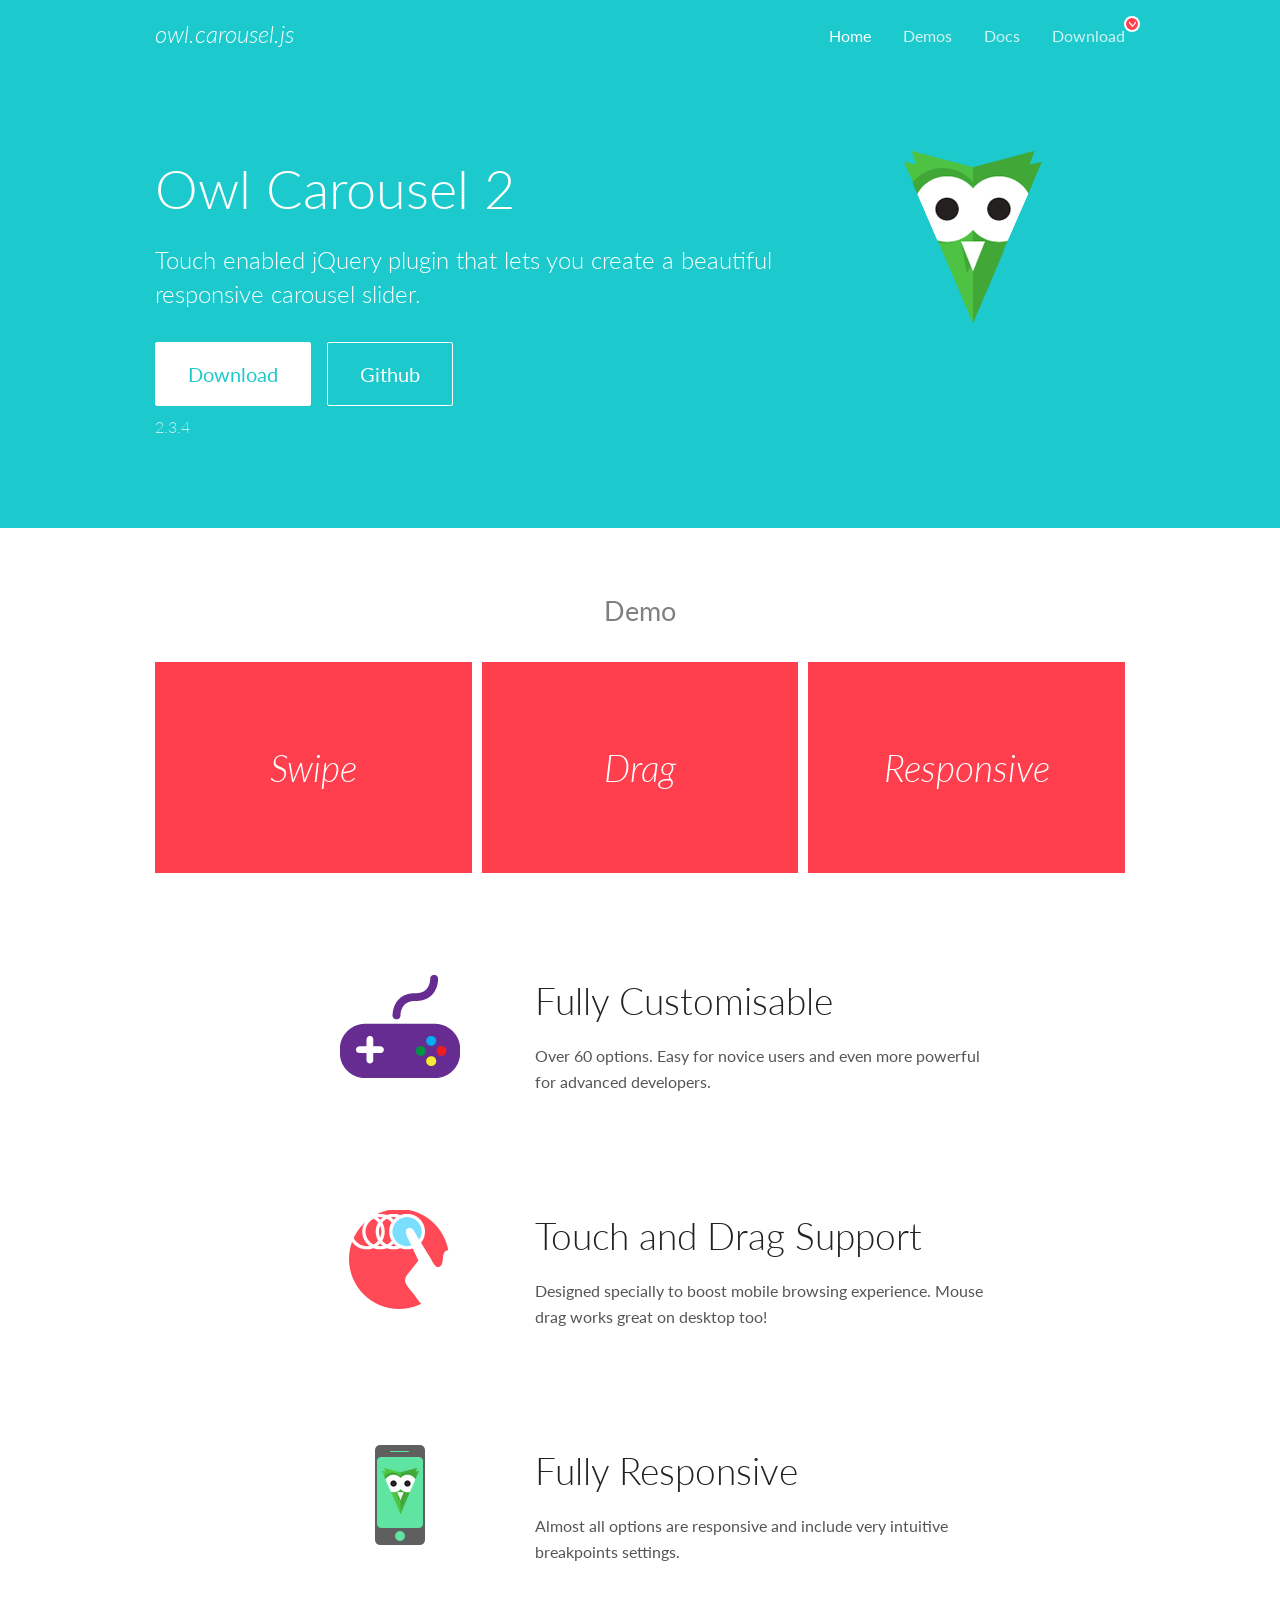
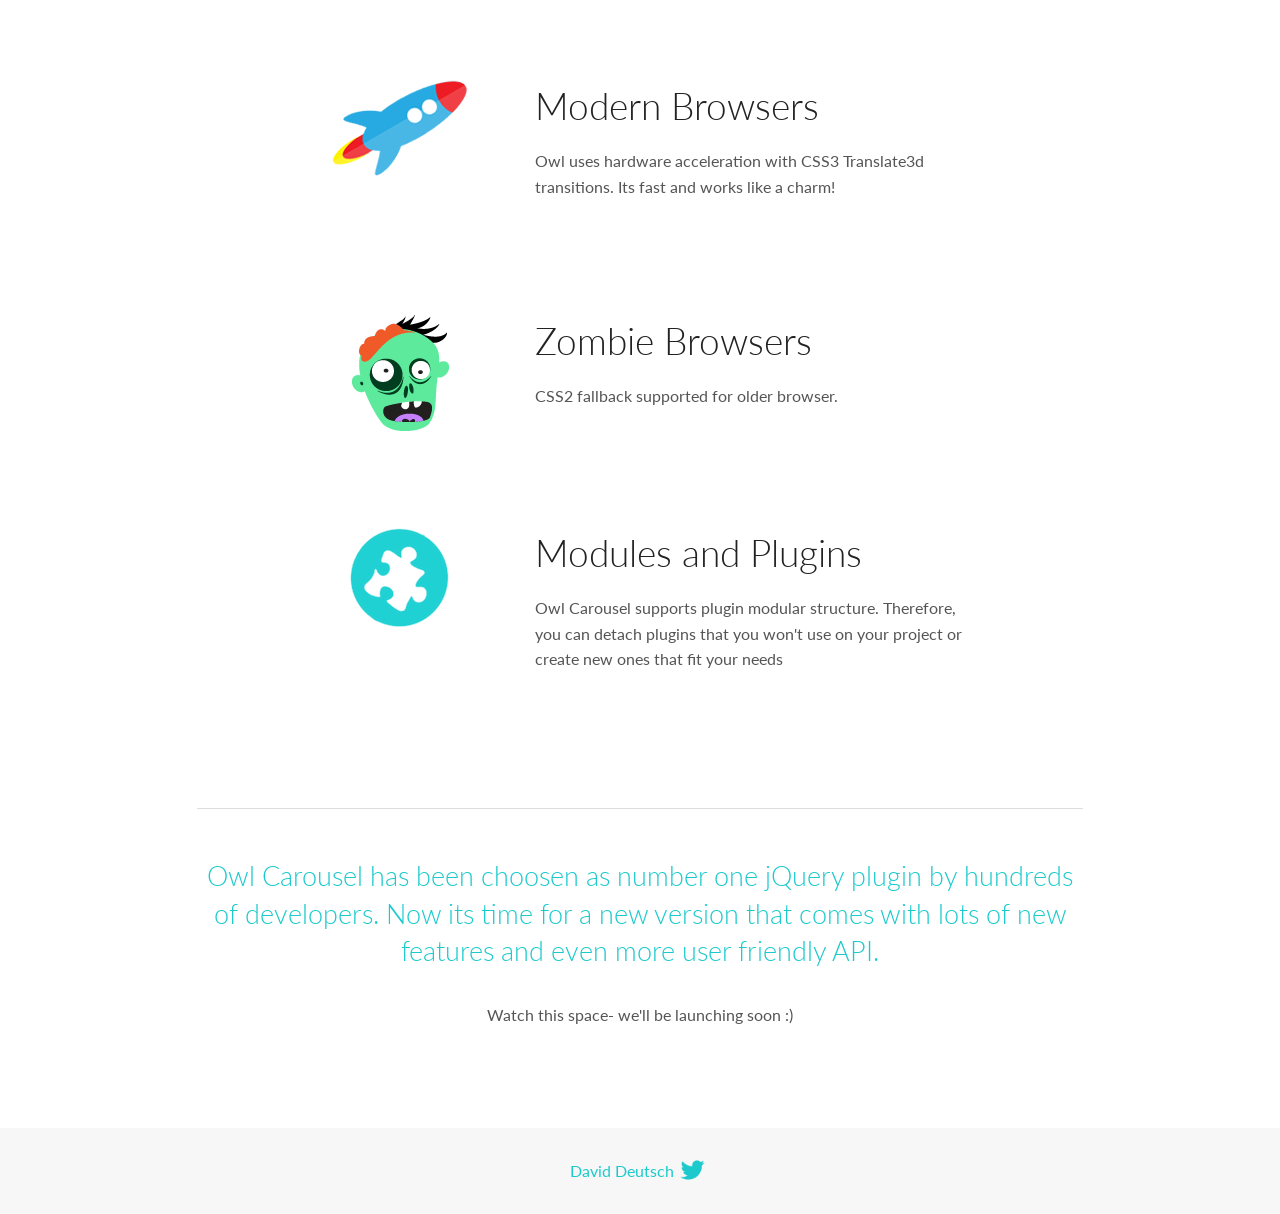
<file: Creacion-pag-web/OwlCarousel2-2.3.4/docs/index.html>
<!DOCTYPE html>
<html lang="en">
  <head>

    <!-- head -->
    <meta charset="utf-8">
    <meta name="msapplication-tap-highlight" content="no" />
    <meta name="viewport" content="width=device-width, initial-scale=1.0" />
    <meta name="description" content="Touch enabled jQuery plugin that lets you create beautiful responsive carousel slider.">
    <meta name="author" content="David Deutsch">
    <title>
      Home | Owl Carousel | 2.3.4
    </title>

    <!-- Stylesheets -->
    <link href='https://fonts.googleapis.com/css?family=Lato:300,400,700,400italic,300italic' rel='stylesheet' type='text/css'>
    <link rel="stylesheet" href="assets/css/docs.theme.min.css">

    <!-- Owl Stylesheets -->
    <link rel="stylesheet" href="assets/owlcarousel/assets/owl.carousel.min.css">
    <link rel="stylesheet" href="assets/owlcarousel/assets/owl.theme.default.min.css">

    <!-- HTML5 shim and Respond.js IE8 support of HTML5 elements and media queries -->

    <!--[if lt IE 9]>
      <script src="https://oss.maxcdn.com/libs/html5shiv/3.7.0/html5shiv.js"></script>
      <script src="https://oss.maxcdn.com/libs/respond.js/1.3.0/respond.min.js"></script>
    <![endif]-->

    <!-- Favicons -->
    <link rel="apple-touch-icon-precomposed" sizes="144x144" href="assets/ico/apple-touch-icon-144-precomposed.png">
    <link rel="shortcut icon" href="assets/ico/favicon.png">
    <link rel="shortcut icon" href="favicon.ico">

    <!-- Yeah i know js should not be in header. Its required for demos.-->

    <!-- javascript -->
    <script src="assets/vendors/jquery.min.js"></script>
    <script src="assets/owlcarousel/owl.carousel.js"></script>
  </head>
  <body>

    <!-- header -->
    <header class="header">
      <div class="row">
        <div class="large-12 columns">
          <div class="brand left">
            <h3>
              <a href="/OwlCarousel2/">owl.carousel.js</a> 
            </h3>
          </div>
          <a id="toggle-nav" class="right">
            <span></span> <span></span> <span></span> 
          </a> 
          <div class="nav-bar">
            <ul class="clearfix">
              <li class="active">
                <a href="/OwlCarousel2/index.html">Home</a> 
              </li>
              <li> <a href="/OwlCarousel2/demos/demos.html">Demos</a>  </li>
              <li> <a href="/OwlCarousel2/docs/started-welcome.html">Docs</a>  </li>
              <li>
                <a href="https://github.com/OwlCarousel2/OwlCarousel2/archive/2.3.4.zip">Download</a> 
                <span class="download"></span> 
              </li>
            </ul>
          </div>
        </div>
      </div>
    </header>

    <!-- home panel -->
    <section id="hero">
      <div class="row">
        <div class="large-8 medium-8 columns">
          <h1>Owl Carousel 2</h1>
          <h4>Touch enabled jQuery plugin that lets you create a beautiful responsive carousel slider.</h4>
          <a href="https://github.com/OwlCarousel2/OwlCarousel2/archive/2.3.4.zip" class="hero-button">Download</a> 
          <a href="https://github.com/OwlCarousel2/OwlCarousel2" class="hero-button outline">Github</a> 
          <p>2.3.4</p>
        </div>
        <div class="large-4 medium-4 columns">
          <img class="owl-logo" src="assets/img/owl-logo.png" alt="mr. Owl">
        </div>
      </div>
    </section>

    <!-- body -->
    <div class="home-demo">
      <div class="row">
        <div class="large-12 columns">
          <h3>Demo</h3>
          <div class="owl-carousel">
            <div class="item">
              <h2>Swipe</h2>
            </div>
            <div class="item">
              <h2>Drag</h2>
            </div>
            <div class="item">
              <h2>Responsive</h2>
            </div>
            <div class="item">
              <h2>CSS3</h2>
            </div>
            <div class="item">
              <h2>Fast</h2>
            </div>
            <div class="item">
              <h2>Easy</h2>
            </div>
            <div class="item">
              <h2>Free</h2>
            </div>
            <div class="item">
              <h2>Upgradable</h2>
            </div>
            <div class="item">
              <h2>Tons of options</h2>
            </div>
            <div class="item">
              <h2>Infinity</h2>
            </div>
            <div class="item">
              <h2>Auto Width</h2>
            </div>
          </div>
        </div>
      </div>
    </div>
    <script>
      var owl = $('.owl-carousel');
      owl.owlCarousel({
        margin: 10,
        loop: true,
        responsive: {
          0: {
            items: 1
          },
          600: {
            items: 2
          },
          1000: {
            items: 3
          }
        }
      })
    </script>

    <!-- features -->
    <div id="features">
      <div class="row">
        <div class="small-12 medium-9 small-centered columns">
          <section class="row feature">
            <div class="medium-4 small-12 columns">
              <img src="assets/img/feature-options.png" alt="">
            </div>
            <div class="medium-8 small-12 columns">
              <h2>Fully Customisable</h2>
              <p>Over 60 options. Easy for novice users and even more powerful for advanced developers.</p>
            </div>
          </section>
          <section class="row feature">
            <div class="medium-4 small-12 columns">
              <img src="assets/img/feature-drag.png" alt="">
            </div>
            <div class="medium-8 small-12 columns">
              <h2>Touch and Drag Support</h2>
              <p>Designed specially to boost mobile browsing experience. Mouse drag works great on desktop too!</p>
            </div>
          </section>
          <section class="row feature">
            <div class="medium-4 small-12 columns">
              <img src="assets/img/feature-responsive.png" alt="">
            </div>
            <div class="medium-8 small-12 columns">
              <h2>Fully Responsive</h2>
              <p>Almost all options are responsive and include very intuitive breakpoints settings.</p>
            </div>
          </section>
          <section class="row feature">
            <div class="medium-4 small-12 columns">
              <img src="assets/img/feature-modern.png" alt="">
            </div>
            <div class="medium-8 small-12 columns">
              <h2>Modern Browsers</h2>
              <p>Owl uses hardware acceleration with CSS3 Translate3d transitions. Its fast and works like a charm! </p>
            </div>
          </section>
          <section class="row feature">
            <div class="medium-4 small-12 columns">
              <img src="assets/img/feature-zombie.png" alt="">
            </div>
            <div class="medium-8 small-12 columns">
              <h2>Zombie Browsers</h2>
              <p>CSS2 fallback supported for older browser.</p>
            </div>
          </section>
          <section class="row feature">
            <div class="medium-4 small-12 columns">
              <img src="assets/img/feature-module.png" alt="">
            </div>
            <div class="medium-8 small-12 columns">
              <h2>Modules and Plugins</h2>
              <p>Owl Carousel supports plugin modular structure. Therefore, you can detach plugins that you won&#x27;t use on your project or create new ones that fit your needs</p>
            </div>
          </section>
        </div>
      </div>
    </div>

    <!-- footer -->
    <section id="teaser-text">
      <div class="row">
        <div class="small-12 medium-11 small-centered columns">
          <hr>
          <h3 id="owl-carousel-has-been-choosen-as-number-one-jquery-plugin-by-hundreds-of-developers-now-its-time-for-a-new-version-that-comes-with-lots-of-new-features-and-even-more-user-friendly-api-">Owl Carousel has been choosen as number one jQuery plugin by hundreds of developers. Now its time for a new version that comes with lots of new features and even more user friendly API.</h3>
          <p>Watch this space- we&#39;ll be launching soon :)</p>
        </div>
      </div>
    </section>

    <!-- footer -->
    <footer class="footer">
      <div class="row">
        <div class="large-12 columns">
          <h5>
            <a href="/OwlCarousel2/docs/support-contact.html">David Deutsch</a> 
            <a id="custom-tweet-button" href="https://twitter.com/share?url=https://github.com/OwlCarousel2/OwlCarousel2&text=Owl Carousel - This is so awesome! " target="_blank"></a> 
          </h5>
        </div>
      </div>
    </footer>

    <!-- vendors -->
    <script src="assets/vendors/highlight.js"></script>
    <script src="assets/js/app.js"></script>
  </body>
</html>
</file>
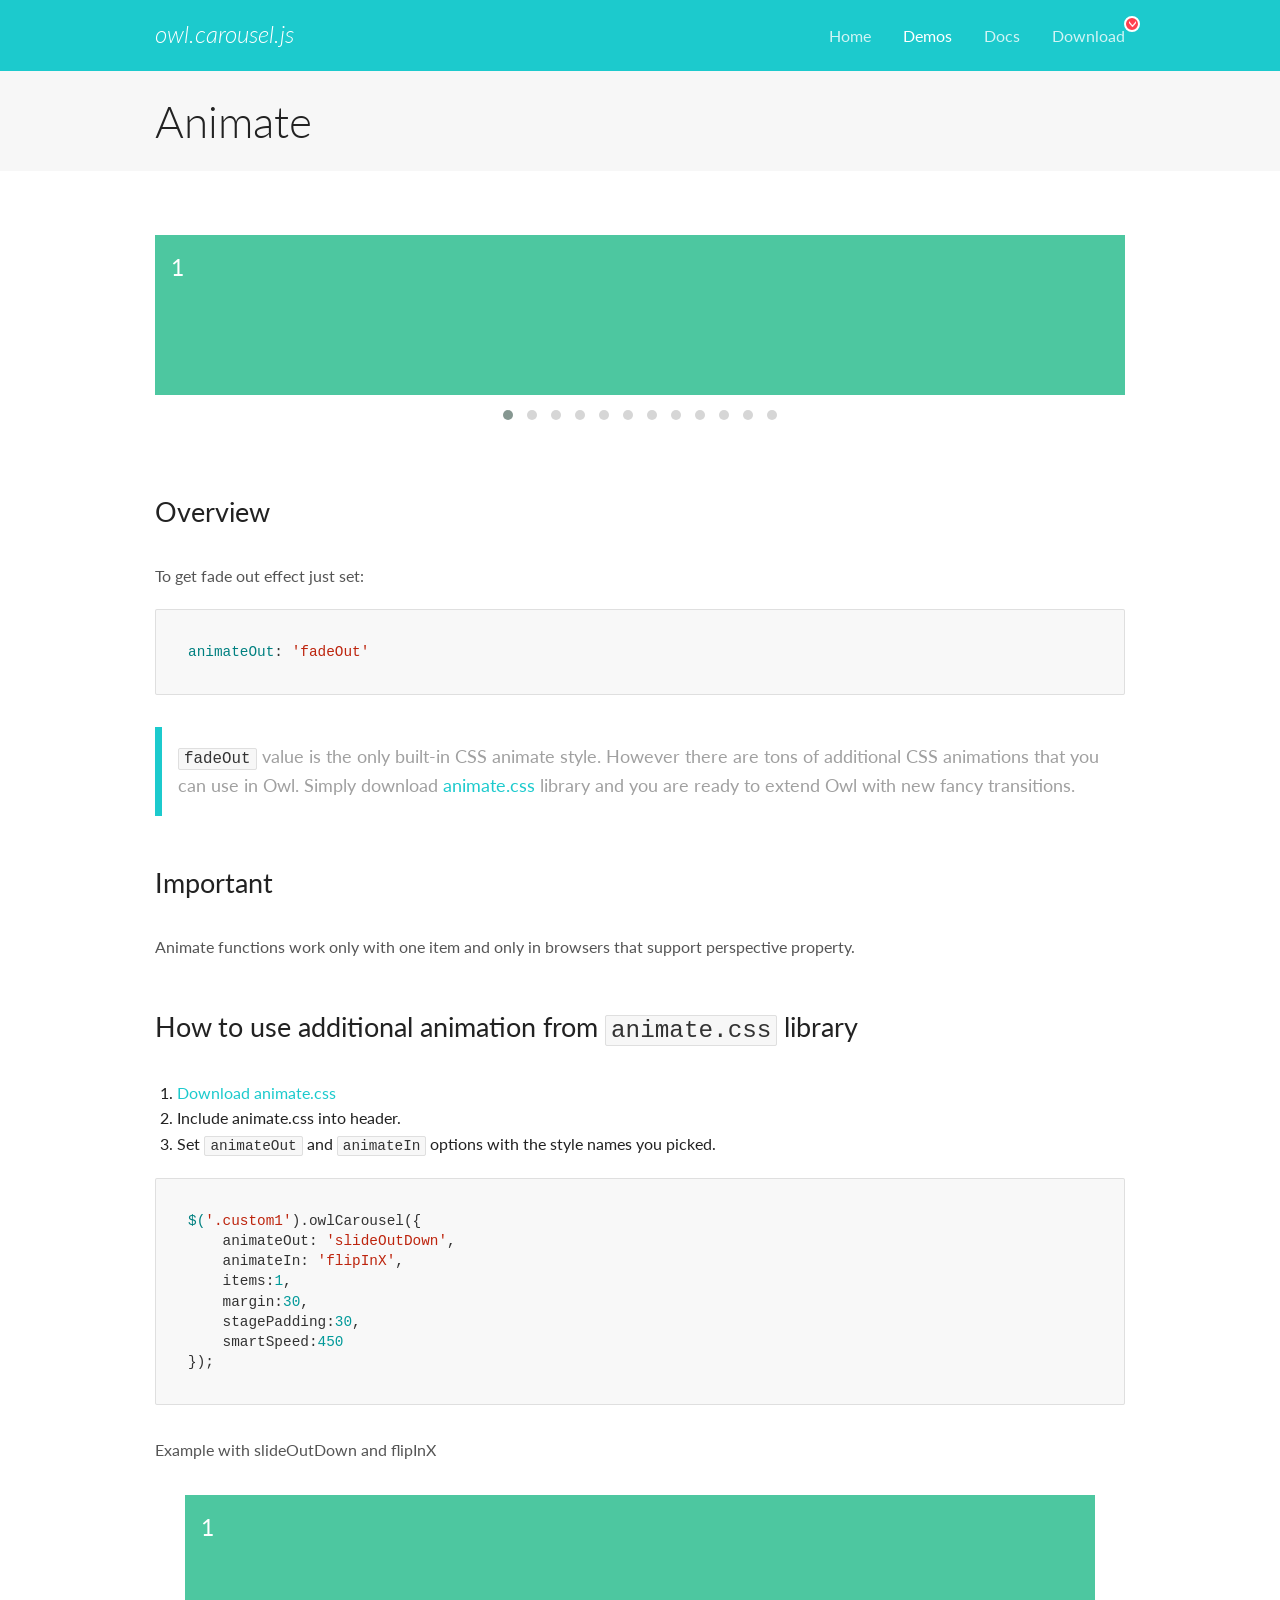
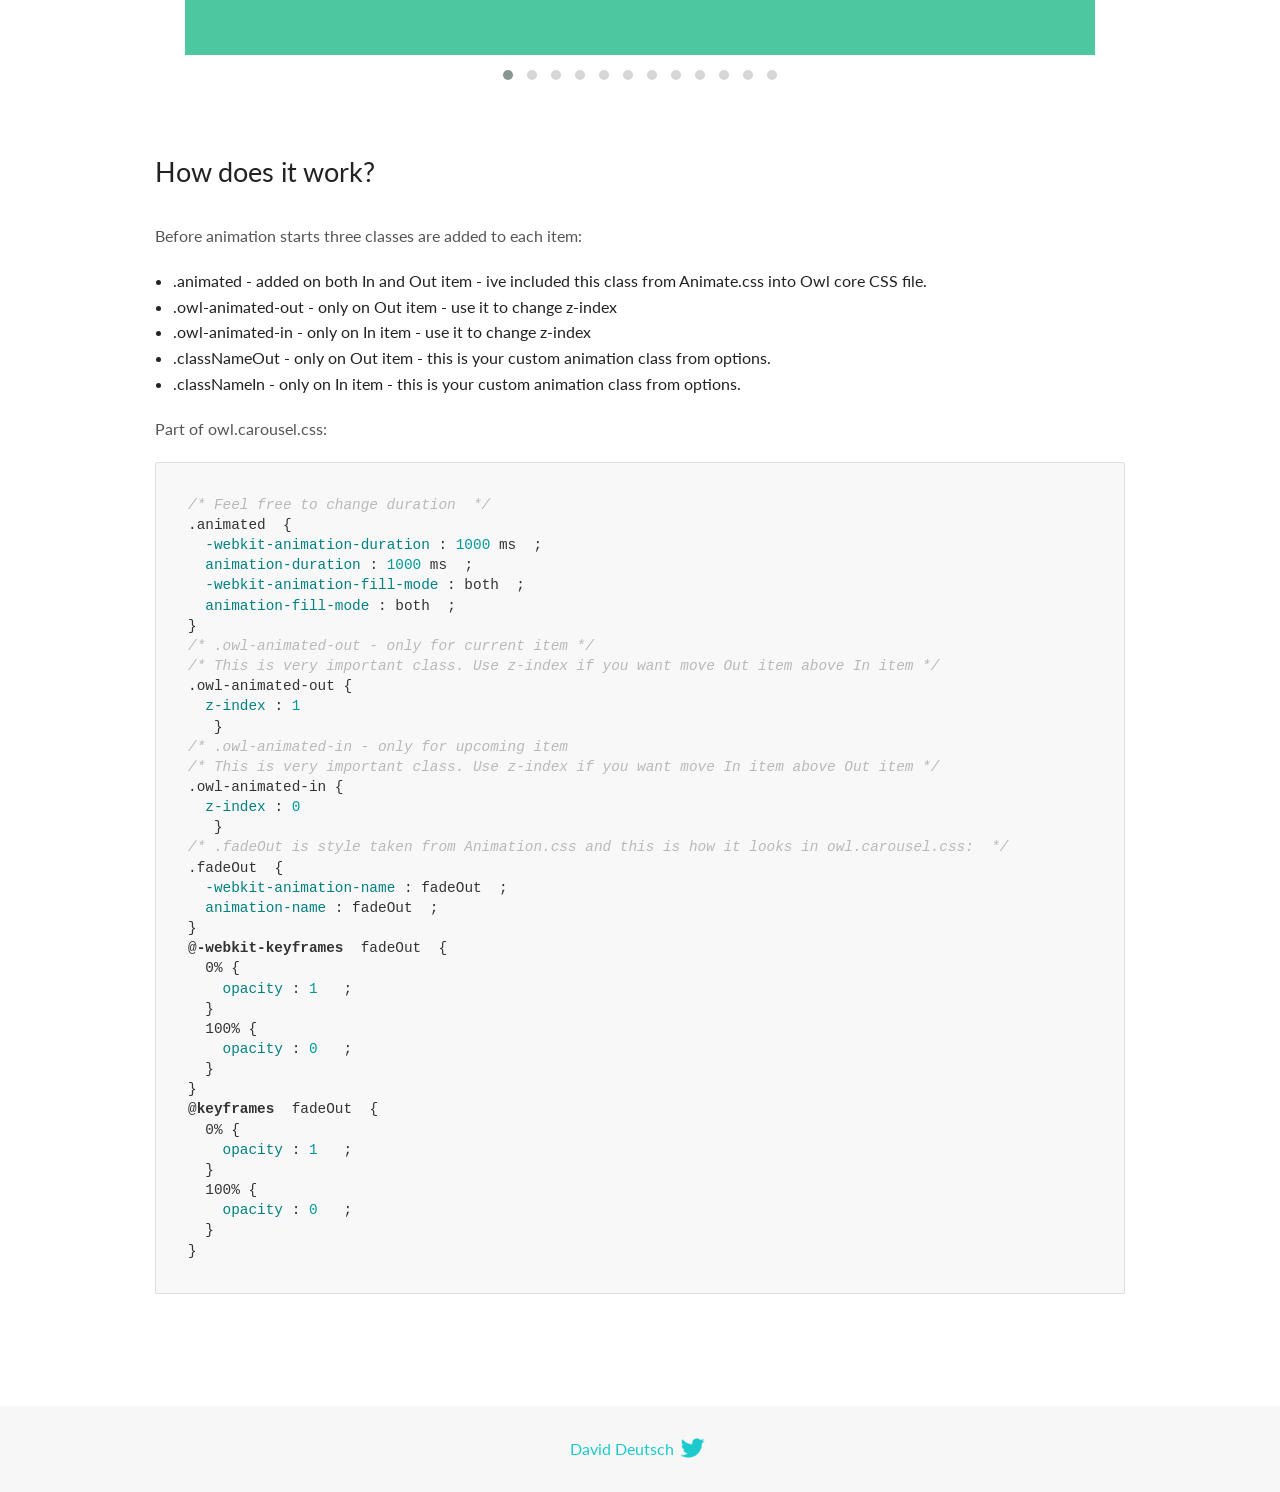
<file: Creacion-pag-web/OwlCarousel2-2.3.4/docs/demos/animate.html>
<!DOCTYPE html>
<html lang="en">
  <head>

    <!-- head -->
    <meta charset="utf-8">
    <meta name="msapplication-tap-highlight" content="no" />
    <meta name="viewport" content="width=device-width, initial-scale=1.0" />
    <meta name="description" content="Animate carousel">
    <meta name="author" content="David Deutsch">
    <title>
      Animate Demo | Owl Carousel | 2.3.4
    </title>

    <!-- Stylesheets -->
    <link href='https://fonts.googleapis.com/css?family=Lato:300,400,700,400italic,300italic' rel='stylesheet' type='text/css'>
    <link rel="stylesheet" href="../assets/css/docs.theme.min.css">

    <!-- Owl Stylesheets -->
    <link rel="stylesheet" href="../assets/owlcarousel/assets/owl.carousel.min.css">
    <link rel="stylesheet" href="../assets/owlcarousel/assets/owl.theme.default.min.css">

    <!-- HTML5 shim and Respond.js IE8 support of HTML5 elements and media queries -->

    <!--[if lt IE 9]>
      <script src="https://oss.maxcdn.com/libs/html5shiv/3.7.0/html5shiv.js"></script>
      <script src="https://oss.maxcdn.com/libs/respond.js/1.3.0/respond.min.js"></script>
    <![endif]-->

    <!-- Favicons -->
    <link rel="apple-touch-icon-precomposed" sizes="144x144" href="../assets/ico/apple-touch-icon-144-precomposed.png">
    <link rel="shortcut icon" href="../assets/ico/favicon.png">
    <link rel="shortcut icon" href="favicon.ico">

    <!-- Yeah i know js should not be in header. Its required for demos.-->

    <!-- javascript -->
    <script src="../assets/vendors/jquery.min.js"></script>
    <script src="../assets/owlcarousel/owl.carousel.js"></script>
  </head>
  <body>

    <!-- header -->
    <header class="header">
      <div class="row">
        <div class="large-12 columns">
          <div class="brand left">
            <h3>
              <a href="/OwlCarousel2/">owl.carousel.js</a> 
            </h3>
          </div>
          <a id="toggle-nav" class="right">
            <span></span> <span></span> <span></span> 
          </a> 
          <div class="nav-bar">
            <ul class="clearfix">
              <li> <a href="/OwlCarousel2/index.html">Home</a>  </li>
              <li class="active">
                <a href="/OwlCarousel2/demos/demos.html">Demos</a> 
              </li>
              <li> <a href="/OwlCarousel2/docs/started-welcome.html">Docs</a>  </li>
              <li>
                <a href="https://github.com/OwlCarousel2/OwlCarousel2/archive/2.3.4.zip">Download</a> 
                <span class="download"></span> 
              </li>
            </ul>
          </div>
        </div>
      </div>
    </header>

    <!-- title -->
    <section class="title">
      <div class="row">
        <div class="large-12 columns">
          <h1>Animate</h1>
        </div>
      </div>
    </section>

    <!--  Demos -->
    <section id="demos">
      <div class="row">
        <div class="large-12 columns">
          <div class="fadeOut owl-carousel owl-theme">
            <div class="item">
              <h4>1</h4>
            </div>
            <div class="item">
              <h4>2</h4>
            </div>
            <div class="item">
              <h4>3</h4>
            </div>
            <div class="item">
              <h4>4</h4>
            </div>
            <div class="item">
              <h4>5</h4>
            </div>
            <div class="item">
              <h4>6</h4>
            </div>
            <div class="item">
              <h4>7</h4>
            </div>
            <div class="item">
              <h4>8</h4>
            </div>
            <div class="item">
              <h4>9</h4>
            </div>
            <div class="item">
              <h4>10</h4>
            </div>
            <div class="item">
              <h4>11</h4>
            </div>
            <div class="item">
              <h4>12</h4>
            </div>
          </div>
          <h3 id="overview">Overview</h3>
          <p>To get fade out effect just set:</p>
          <pre><code>animateOut: &#39;fadeOut&#39;</code></pre>
          <blockquote>
            <p><code>fadeOut</code> value is the only built-in CSS animate style. However there are tons of additional CSS animations that you can use in Owl. Simply download
              <a href="https://daneden.github.io/animate.css/">animate.css</a>  library and you are ready to extend Owl with new fancy transitions.</p>
          </blockquote>
          <h3 id="important">Important</h3>
          <p>Animate functions work only with one item and only in browsers that support perspective property.</p>
          <h3 id="how-to-use-additional-animation-from-animate-css-library">How to use additional animation from <code>animate.css</code> library</h3>
          <ol>
            <li> <a href="https://daneden.github.io/animate.css/">Download animate.css</a>  </li>
            <li>Include animate.css into header.</li>
            <li>Set <code>animateOut</code> and <code>animateIn</code> options with the style names you picked.</li>
          </ol>
          <pre><code>$(&#39;.custom1&#39;).owlCarousel({
    animateOut: &#39;slideOutDown&#39;,
    animateIn: &#39;flipInX&#39;,
    items:1,
    margin:30,
    stagePadding:30,
    smartSpeed:450
});</code></pre>
          <p>Example with slideOutDown and flipInX</p>
          <div class="custom1 owl-carousel owl-theme">
            <div class="item">
              <h4>1</h4>
            </div>
            <div class="item">
              <h4>2</h4>
            </div>
            <div class="item">
              <h4>3</h4>
            </div>
            <div class="item">
              <h4>4</h4>
            </div>
            <div class="item">
              <h4>5</h4>
            </div>
            <div class="item">
              <h4>6</h4>
            </div>
            <div class="item">
              <h4>7</h4>
            </div>
            <div class="item">
              <h4>8</h4>
            </div>
            <div class="item">
              <h4>9</h4>
            </div>
            <div class="item">
              <h4>10</h4>
            </div>
            <div class="item">
              <h4>11</h4>
            </div>
            <div class="item">
              <h4>12</h4>
            </div>
          </div>
          <h3 id="how-does-it-work-">How does it work?</h3>
          <p>Before animation starts three classes are added to each item:</p>
          <ul>
            <li>.animated - added on both In and Out item - ive included this class from Animate.css into Owl core CSS file.</li>
            <li>.owl-animated-out - only on Out item - use it to change z-index</li>
            <li>.owl-animated-in - only on In item - use it to change z-index</li>
            <li>.classNameOut - only on Out item - this is your custom animation class from options.</li>
            <li>.classNameIn - only on In item - this is your custom animation class from options.</li>
          </ul>
          <p>Part of owl.carousel.css:</p>
          <pre><code class="language-css"><span class="comment">/* Feel free to change duration  */</span> 
<span class="class">.animated</span>  <span class="rules">{
  <span class="rule"><span class="attribute">-webkit-animation-duration</span> :<span class="value"> <span class="number">1000</span> ms</span> </span> ;
  <span class="rule"><span class="attribute">animation-duration</span> :<span class="value"> <span class="number">1000</span> ms</span> </span> ;
  <span class="rule"><span class="attribute">-webkit-animation-fill-mode</span> :<span class="value"> both</span> </span> ;
  <span class="rule"><span class="attribute">animation-fill-mode</span> :<span class="value"> both</span> </span> ;
<span class="rule">}</span> </span> 
<span class="comment">/* .owl-animated-out - only for current item */</span> 
<span class="comment">/* This is very important class. Use z-index if you want move Out item above In item */</span> 
<span class="class">.owl-animated-out</span> <span class="rules">{
  <span class="rule"><span class="attribute">z-index</span> :<span class="value"> <span class="number">1</span> 
</span> </span> </span> }
<span class="comment">/* .owl-animated-in - only for upcoming item
/* This is very important class. Use z-index if you want move In item above Out item */</span> 
<span class="class">.owl-animated-in</span> <span class="rules">{
  <span class="rule"><span class="attribute">z-index</span> :<span class="value"> <span class="number">0</span> 
</span> </span> </span> }
<span class="comment">/* .fadeOut is style taken from Animation.css and this is how it looks in owl.carousel.css:  */</span> 
<span class="class">.fadeOut</span>  <span class="rules">{
  <span class="rule"><span class="attribute">-webkit-animation-name</span> :<span class="value"> fadeOut</span> </span> ;
  <span class="rule"><span class="attribute">animation-name</span> :<span class="value"> fadeOut</span> </span> ;
<span class="rule">}</span> </span> 
<span class="at_rule">@<span class="keyword">-webkit-keyframes</span>  fadeOut </span> {
  0% <span class="rules">{
    <span class="rule"><span class="attribute">opacity</span> :<span class="value"> <span class="number">1</span> </span> </span> ;
  <span class="rule">}</span> </span> 
  100% <span class="rules">{
    <span class="rule"><span class="attribute">opacity</span> :<span class="value"> <span class="number">0</span> </span> </span> ;
  <span class="rule">}</span> </span> 
}
<span class="at_rule">@<span class="keyword">keyframes</span>  fadeOut </span> {
  0% <span class="rules">{
    <span class="rule"><span class="attribute">opacity</span> :<span class="value"> <span class="number">1</span> </span> </span> ;
  <span class="rule">}</span> </span> 
  100% <span class="rules">{
    <span class="rule"><span class="attribute">opacity</span> :<span class="value"> <span class="number">0</span> </span> </span> ;
  <span class="rule">}</span> </span> 
}</code></pre>
          <link rel="stylesheet" href="../assets/css/animate.css">
          <script>
            jQuery(document).ready(function($) {
              $('.fadeOut').owlCarousel({
                items: 1,
                animateOut: 'fadeOut',
                loop: true,
                margin: 10,
              });
              $('.custom1').owlCarousel({
                animateOut: 'slideOutDown',
                animateIn: 'flipInX',
                items: 1,
                margin: 30,
                stagePadding: 30,
                smartSpeed: 450
              });
            });
          </script>
        </div>
      </div>
    </section>

    <!-- footer -->
    <footer class="footer">
      <div class="row">
        <div class="large-12 columns">
          <h5>
            <a href="/OwlCarousel2/docs/support-contact.html">David Deutsch</a> 
            <a id="custom-tweet-button" href="https://twitter.com/share?url=https://github.com/OwlCarousel2/OwlCarousel2&text=Owl Carousel - This is so awesome! " target="_blank"></a> 
          </h5>
        </div>
      </div>
    </footer>

    <!-- vendors -->
    <script src="../assets/vendors/highlight.js"></script>
    <script src="../assets/js/app.js"></script>
  </body>
</html>
</file>
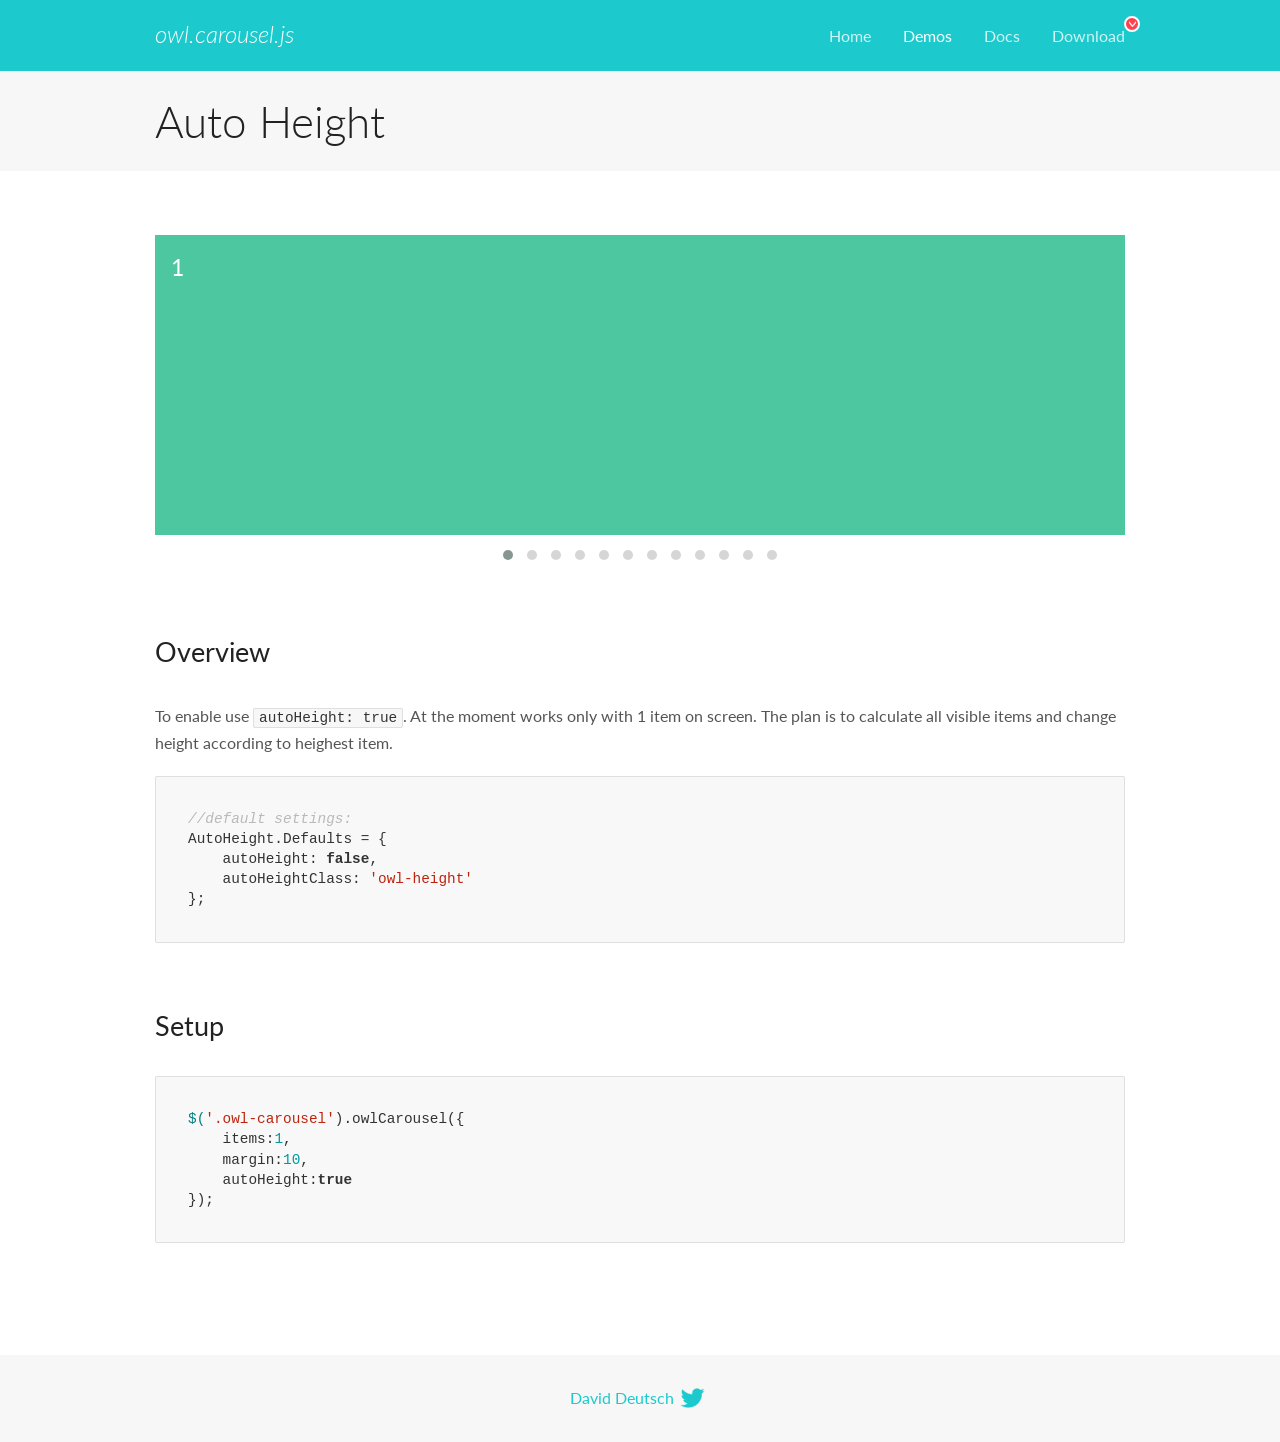
<file: Creacion-pag-web/OwlCarousel2-2.3.4/docs/demos/autoheight.html>
<!DOCTYPE html>
<html lang="en">
  <head>

    <!-- head -->
    <meta charset="utf-8">
    <meta name="msapplication-tap-highlight" content="no" />
    <meta name="viewport" content="width=device-width, initial-scale=1.0" />
    <meta name="description" content="autoHeight usage demo">
    <meta name="author" content="David Deutsch">
    <title>
      Auto Height Demo | Owl Carousel | 2.3.4
    </title>

    <!-- Stylesheets -->
    <link href='https://fonts.googleapis.com/css?family=Lato:300,400,700,400italic,300italic' rel='stylesheet' type='text/css'>
    <link rel="stylesheet" href="../assets/css/docs.theme.min.css">

    <!-- Owl Stylesheets -->
    <link rel="stylesheet" href="../assets/owlcarousel/assets/owl.carousel.min.css">
    <link rel="stylesheet" href="../assets/owlcarousel/assets/owl.theme.default.min.css">

    <!-- HTML5 shim and Respond.js IE8 support of HTML5 elements and media queries -->

    <!--[if lt IE 9]>
      <script src="https://oss.maxcdn.com/libs/html5shiv/3.7.0/html5shiv.js"></script>
      <script src="https://oss.maxcdn.com/libs/respond.js/1.3.0/respond.min.js"></script>
    <![endif]-->

    <!-- Favicons -->
    <link rel="apple-touch-icon-precomposed" sizes="144x144" href="../assets/ico/apple-touch-icon-144-precomposed.png">
    <link rel="shortcut icon" href="../assets/ico/favicon.png">
    <link rel="shortcut icon" href="favicon.ico">

    <!-- Yeah i know js should not be in header. Its required for demos.-->

    <!-- javascript -->
    <script src="../assets/vendors/jquery.min.js"></script>
    <script src="../assets/owlcarousel/owl.carousel.js"></script>
  </head>
  <body>

    <!-- header -->
    <header class="header">
      <div class="row">
        <div class="large-12 columns">
          <div class="brand left">
            <h3>
              <a href="/OwlCarousel2/">owl.carousel.js</a> 
            </h3>
          </div>
          <a id="toggle-nav" class="right">
            <span></span> <span></span> <span></span> 
          </a> 
          <div class="nav-bar">
            <ul class="clearfix">
              <li> <a href="/OwlCarousel2/index.html">Home</a>  </li>
              <li class="active">
                <a href="/OwlCarousel2/demos/demos.html">Demos</a> 
              </li>
              <li> <a href="/OwlCarousel2/docs/started-welcome.html">Docs</a>  </li>
              <li>
                <a href="https://github.com/OwlCarousel2/OwlCarousel2/archive/2.3.4.zip">Download</a> 
                <span class="download"></span> 
              </li>
            </ul>
          </div>
        </div>
      </div>
    </header>

    <!-- title -->
    <section class="title">
      <div class="row">
        <div class="large-12 columns">
          <h1>Auto Height</h1>
        </div>
      </div>
    </section>

    <!--  Demos -->
    <section id="demos">
      <div class="row">
        <div class="large-12 columns">
          <div class="owl-carousel owl-theme">
            <div class="item" style="height:300px">
              <h4>1</h4>
            </div>
            <div class="item" style="height:100px">
              <h4>2</h4>
            </div>
            <div class="item" style="height:500px">
              <h4>3</h4>
            </div>
            <div class="item" style="height:250px">
              <h4>4</h4>
            </div>
            <div class="item" style="height:400px">
              <h4>5</h4>
            </div>
            <div class="item" style="height:500px">
              <h4>6</h4>
            </div>
            <div class="item" style="height:600px">
              <h4>7</h4>
            </div>
            <div class="item" style="height:400px">
              <h4>8</h4>
            </div>
            <div class="item" style="height:300px">
              <h4>9</h4>
            </div>
            <div class="item" style="height:350px">
              <h4>10</h4>
            </div>
            <div class="item" style="height:200px">
              <h4>11</h4>
            </div>
            <div class="item" style="height:150px">
              <h4>12</h4>
            </div>
          </div>
          <h3 id="overview">Overview</h3>
          <p>To enable use <code>autoHeight: true</code>. At the moment works only with 1 item on screen. The plan is to calculate all visible items and change height according to heighest item.</p>
          <pre><code>//default settings:
AutoHeight.Defaults = {
    autoHeight: false,
    autoHeightClass: &#39;owl-height&#39;
};</code></pre>
          <h3 id="setup">Setup</h3>
          <pre><code>$(&#39;.owl-carousel&#39;).owlCarousel({
    items:1,
    margin:10,
    autoHeight:true
});</code></pre>
          <script>
            $(document).ready(function() {
              $('.owl-carousel').owlCarousel({
                items: 1,
                margin: 10,
                autoHeight: true
              });
            })
          </script>
        </div>
      </div>
    </section>

    <!-- footer -->
    <footer class="footer">
      <div class="row">
        <div class="large-12 columns">
          <h5>
            <a href="/OwlCarousel2/docs/support-contact.html">David Deutsch</a> 
            <a id="custom-tweet-button" href="https://twitter.com/share?url=https://github.com/OwlCarousel2/OwlCarousel2&text=Owl Carousel - This is so awesome! " target="_blank"></a> 
          </h5>
        </div>
      </div>
    </footer>

    <!-- vendors -->
    <script src="../assets/vendors/highlight.js"></script>
    <script src="../assets/js/app.js"></script>
  </body>
</html>
</file>
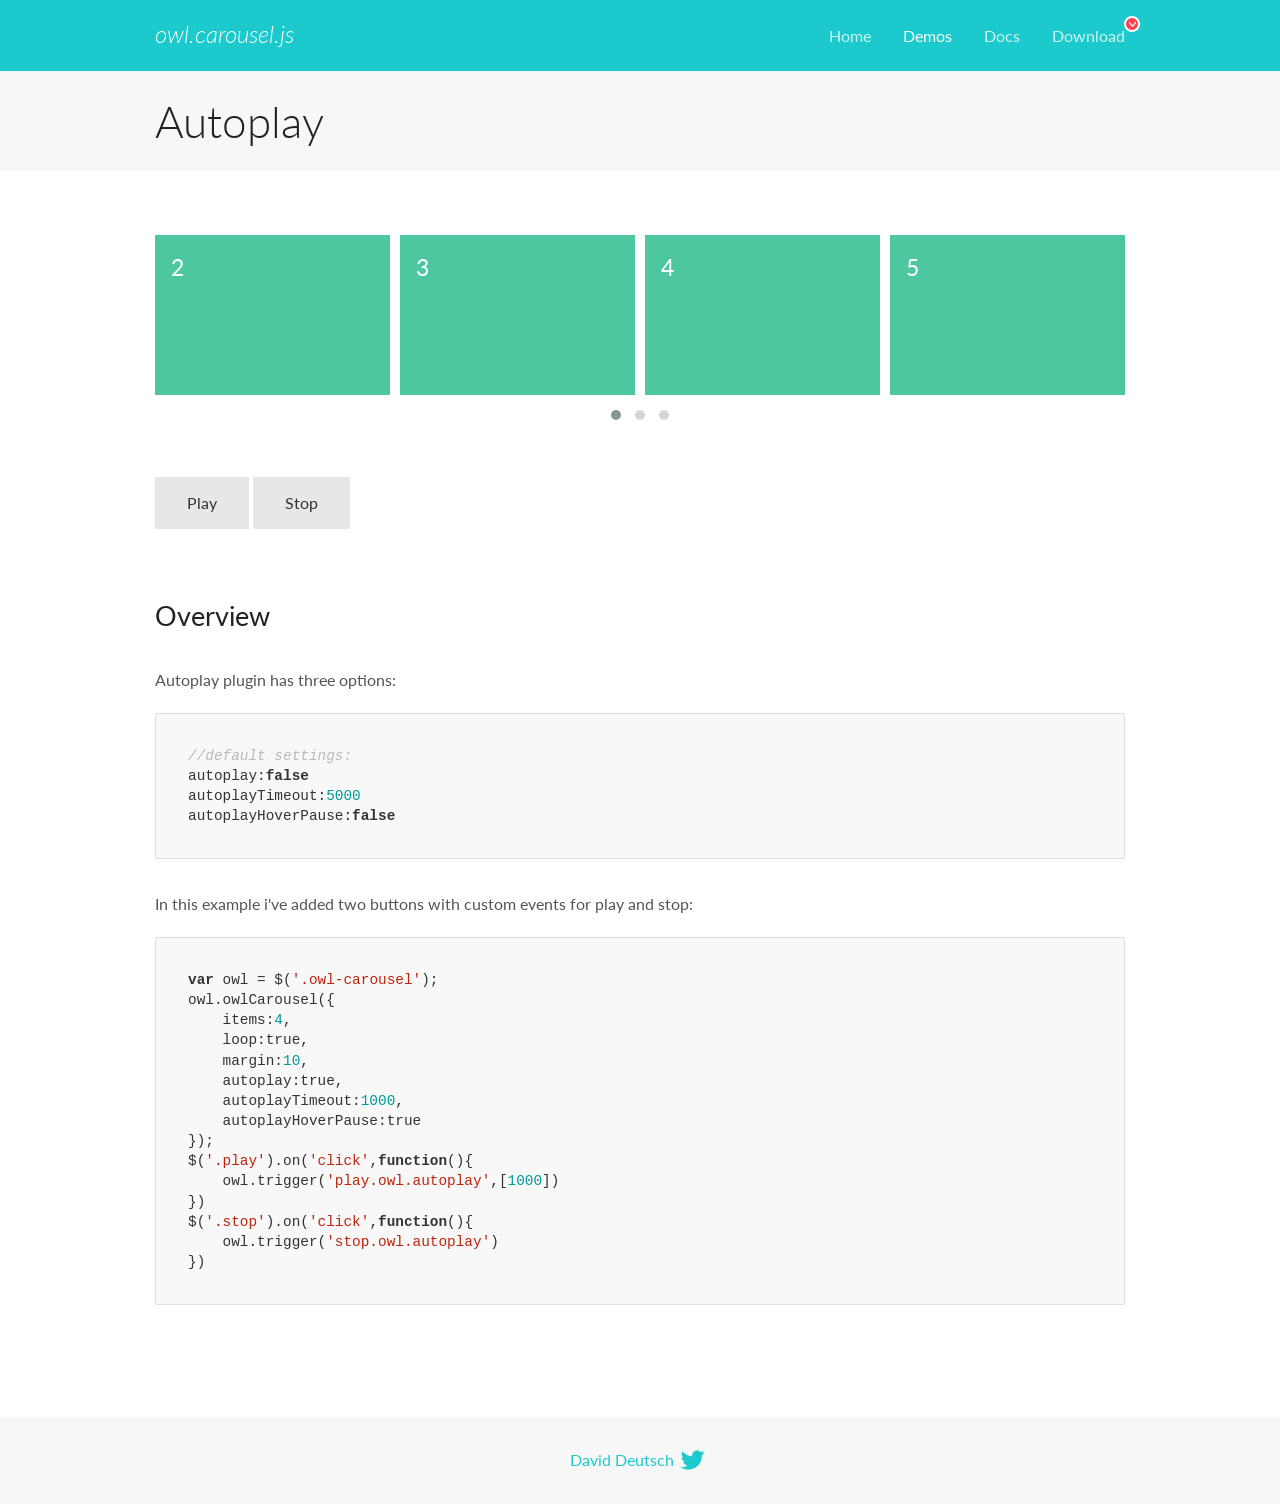
<file: Creacion-pag-web/OwlCarousel2-2.3.4/docs/demos/autoplay.html>
<!DOCTYPE html>
<html lang="en">
  <head>

    <!-- head -->
    <meta charset="utf-8">
    <meta name="msapplication-tap-highlight" content="no" />
    <meta name="viewport" content="width=device-width, initial-scale=1.0" />
    <meta name="description" content="Autoplay usage demo">
    <meta name="author" content="David Deutsch">
    <title>
      Autoplay Demo | Owl Carousel | 2.3.4
    </title>

    <!-- Stylesheets -->
    <link href='https://fonts.googleapis.com/css?family=Lato:300,400,700,400italic,300italic' rel='stylesheet' type='text/css'>
    <link rel="stylesheet" href="../assets/css/docs.theme.min.css">

    <!-- Owl Stylesheets -->
    <link rel="stylesheet" href="../assets/owlcarousel/assets/owl.carousel.min.css">
    <link rel="stylesheet" href="../assets/owlcarousel/assets/owl.theme.default.min.css">

    <!-- HTML5 shim and Respond.js IE8 support of HTML5 elements and media queries -->

    <!--[if lt IE 9]>
      <script src="https://oss.maxcdn.com/libs/html5shiv/3.7.0/html5shiv.js"></script>
      <script src="https://oss.maxcdn.com/libs/respond.js/1.3.0/respond.min.js"></script>
    <![endif]-->

    <!-- Favicons -->
    <link rel="apple-touch-icon-precomposed" sizes="144x144" href="../assets/ico/apple-touch-icon-144-precomposed.png">
    <link rel="shortcut icon" href="../assets/ico/favicon.png">
    <link rel="shortcut icon" href="favicon.ico">

    <!-- Yeah i know js should not be in header. Its required for demos.-->

    <!-- javascript -->
    <script src="../assets/vendors/jquery.min.js"></script>
    <script src="../assets/owlcarousel/owl.carousel.js"></script>
  </head>
  <body>

    <!-- header -->
    <header class="header">
      <div class="row">
        <div class="large-12 columns">
          <div class="brand left">
            <h3>
              <a href="/OwlCarousel2/">owl.carousel.js</a> 
            </h3>
          </div>
          <a id="toggle-nav" class="right">
            <span></span> <span></span> <span></span> 
          </a> 
          <div class="nav-bar">
            <ul class="clearfix">
              <li> <a href="/OwlCarousel2/index.html">Home</a>  </li>
              <li class="active">
                <a href="/OwlCarousel2/demos/demos.html">Demos</a> 
              </li>
              <li> <a href="/OwlCarousel2/docs/started-welcome.html">Docs</a>  </li>
              <li>
                <a href="https://github.com/OwlCarousel2/OwlCarousel2/archive/2.3.4.zip">Download</a> 
                <span class="download"></span> 
              </li>
            </ul>
          </div>
        </div>
      </div>
    </header>

    <!-- title -->
    <section class="title">
      <div class="row">
        <div class="large-12 columns">
          <h1>Autoplay</h1>
        </div>
      </div>
    </section>

    <!--  Demos -->
    <section id="demos">
      <div class="row">
        <div class="large-12 columns">
          <div class="owl-carousel owl-theme">
            <div class="item">
              <h4>1</h4>
            </div>
            <div class="item">
              <h4>2</h4>
            </div>
            <div class="item">
              <h4>3</h4>
            </div>
            <div class="item">
              <h4>4</h4>
            </div>
            <div class="item">
              <h4>5</h4>
            </div>
            <div class="item">
              <h4>6</h4>
            </div>
            <div class="item">
              <h4>7</h4>
            </div>
            <div class="item">
              <h4>8</h4>
            </div>
            <div class="item">
              <h4>9</h4>
            </div>
            <div class="item">
              <h4>10</h4>
            </div>
            <div class="item">
              <h4>11</h4>
            </div>
            <div class="item">
              <h4>12</h4>
            </div>
          </div>
          <a class="button secondary play">Play</a> 
          <a class="button secondary stop">Stop</a> 
          <h3 id="overview">Overview</h3>
          <p>Autoplay plugin has three options:</p>
          <pre><code>//default settings:
autoplay:false
autoplayTimeout:5000
autoplayHoverPause:false</code></pre>
          <p>In this example i&#39;ve added two buttons with custom events for play and stop:</p>
          <pre><code>var owl = $(&#39;.owl-carousel&#39;);
owl.owlCarousel({
    items:4,
    loop:true,
    margin:10,
    autoplay:true,
    autoplayTimeout:1000,
    autoplayHoverPause:true
});
$(&#39;.play&#39;).on(&#39;click&#39;,function(){
    owl.trigger(&#39;play.owl.autoplay&#39;,[1000])
})
$(&#39;.stop&#39;).on(&#39;click&#39;,function(){
    owl.trigger(&#39;stop.owl.autoplay&#39;)
})</code></pre>
          <script>
            $(document).ready(function() {
              var owl = $('.owl-carousel');
              owl.owlCarousel({
                items: 4,
                loop: true,
                margin: 10,
                autoplay: true,
                autoplayTimeout: 1000,
                autoplayHoverPause: true
              });
              $('.play').on('click', function() {
                owl.trigger('play.owl.autoplay', [1000])
              })
              $('.stop').on('click', function() {
                owl.trigger('stop.owl.autoplay')
              })
            })
          </script>
        </div>
      </div>
    </section>

    <!-- footer -->
    <footer class="footer">
      <div class="row">
        <div class="large-12 columns">
          <h5>
            <a href="/OwlCarousel2/docs/support-contact.html">David Deutsch</a> 
            <a id="custom-tweet-button" href="https://twitter.com/share?url=https://github.com/OwlCarousel2/OwlCarousel2&text=Owl Carousel - This is so awesome! " target="_blank"></a> 
          </h5>
        </div>
      </div>
    </footer>

    <!-- vendors -->
    <script src="../assets/vendors/highlight.js"></script>
    <script src="../assets/js/app.js"></script>
  </body>
</html>
</file>
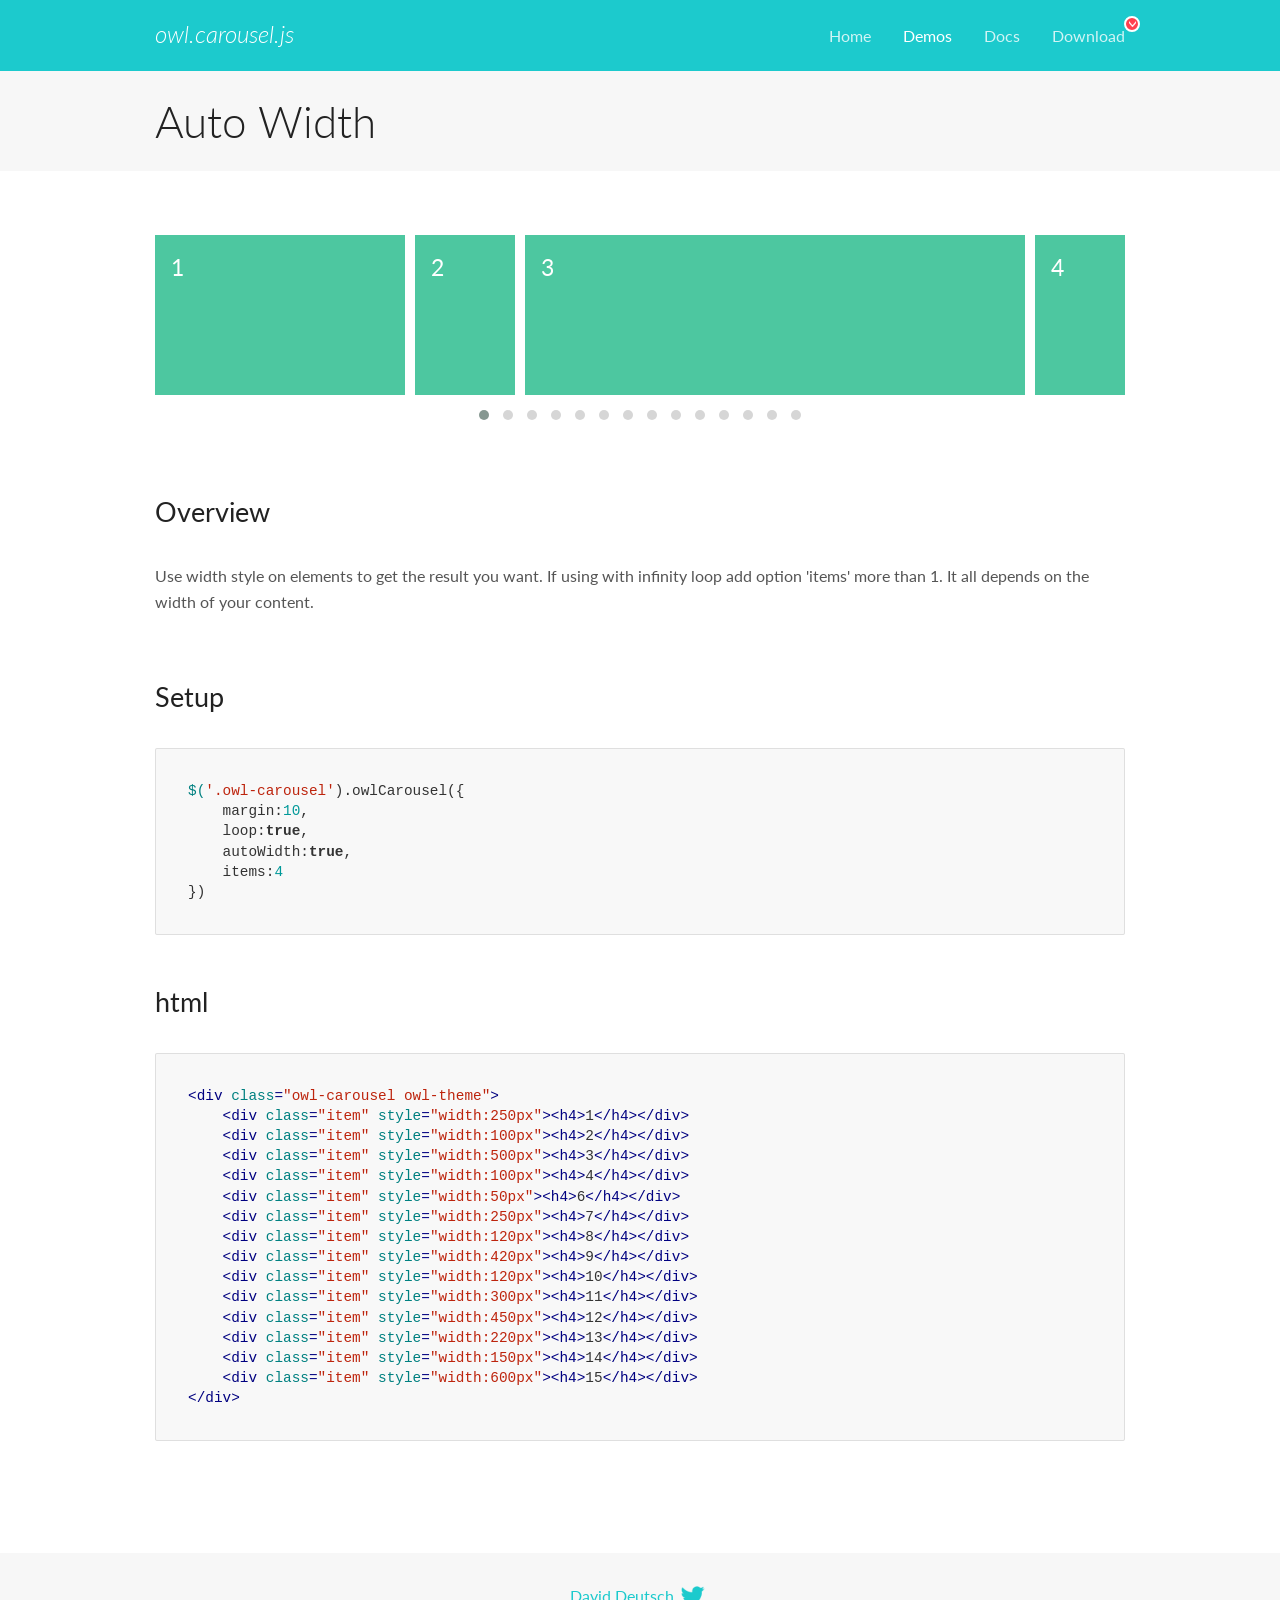
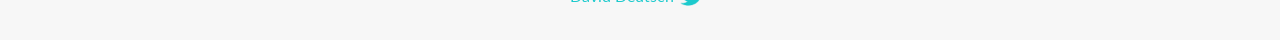
<file: Creacion-pag-web/OwlCarousel2-2.3.4/docs/demos/autowidth.html>
<!DOCTYPE html>
<html lang="en">
  <head>

    <!-- head -->
    <meta charset="utf-8">
    <meta name="msapplication-tap-highlight" content="no" />
    <meta name="viewport" content="width=device-width, initial-scale=1.0" />
    <meta name="description" content="Auto Width">
    <meta name="author" content="David Deutsch">
    <title>
      Auto Width Demo | Owl Carousel | 2.3.4
    </title>

    <!-- Stylesheets -->
    <link href='https://fonts.googleapis.com/css?family=Lato:300,400,700,400italic,300italic' rel='stylesheet' type='text/css'>
    <link rel="stylesheet" href="../assets/css/docs.theme.min.css">

    <!-- Owl Stylesheets -->
    <link rel="stylesheet" href="../assets/owlcarousel/assets/owl.carousel.min.css">
    <link rel="stylesheet" href="../assets/owlcarousel/assets/owl.theme.default.min.css">

    <!-- HTML5 shim and Respond.js IE8 support of HTML5 elements and media queries -->

    <!--[if lt IE 9]>
      <script src="https://oss.maxcdn.com/libs/html5shiv/3.7.0/html5shiv.js"></script>
      <script src="https://oss.maxcdn.com/libs/respond.js/1.3.0/respond.min.js"></script>
    <![endif]-->

    <!-- Favicons -->
    <link rel="apple-touch-icon-precomposed" sizes="144x144" href="../assets/ico/apple-touch-icon-144-precomposed.png">
    <link rel="shortcut icon" href="../assets/ico/favicon.png">
    <link rel="shortcut icon" href="favicon.ico">

    <!-- Yeah i know js should not be in header. Its required for demos.-->

    <!-- javascript -->
    <script src="../assets/vendors/jquery.min.js"></script>
    <script src="../assets/owlcarousel/owl.carousel.js"></script>
  </head>
  <body>

    <!-- header -->
    <header class="header">
      <div class="row">
        <div class="large-12 columns">
          <div class="brand left">
            <h3>
              <a href="/OwlCarousel2/">owl.carousel.js</a> 
            </h3>
          </div>
          <a id="toggle-nav" class="right">
            <span></span> <span></span> <span></span> 
          </a> 
          <div class="nav-bar">
            <ul class="clearfix">
              <li> <a href="/OwlCarousel2/index.html">Home</a>  </li>
              <li class="active">
                <a href="/OwlCarousel2/demos/demos.html">Demos</a> 
              </li>
              <li> <a href="/OwlCarousel2/docs/started-welcome.html">Docs</a>  </li>
              <li>
                <a href="https://github.com/OwlCarousel2/OwlCarousel2/archive/2.3.4.zip">Download</a> 
                <span class="download"></span> 
              </li>
            </ul>
          </div>
        </div>
      </div>
    </header>

    <!-- title -->
    <section class="title">
      <div class="row">
        <div class="large-12 columns">
          <h1>Auto Width</h1>
        </div>
      </div>
    </section>

    <!--  Demos -->
    <section id="demos">
      <div class="row">
        <div class="large-12 columns">
          <div class="owl-carousel owl-theme">
            <div class="item" style="width:250px">
              <h4>1</h4>
            </div>
            <div class="item" style="width:100px">
              <h4>2</h4>
            </div>
            <div class="item" style="width:500px">
              <h4>3</h4>
            </div>
            <div class="item" style="width:100px">
              <h4>4</h4>
            </div>
            <div class="item" style="width:50px">
              <h4>6</h4>
            </div>
            <div class="item" style="width:250px">
              <h4>7</h4>
            </div>
            <div class="item" style="width:120px">
              <h4>8</h4>
            </div>
            <div class="item" style="width:420px">
              <h4>9</h4>
            </div>
            <div class="item" style="width:120px">
              <h4>10</h4>
            </div>
            <div class="item" style="width:300px">
              <h4>11</h4>
            </div>
            <div class="item" style="width:450px">
              <h4>12</h4>
            </div>
            <div class="item" style="width:220px">
              <h4>13</h4>
            </div>
            <div class="item" style="width:150px">
              <h4>14</h4>
            </div>
            <div class="item" style="width:600px">
              <h4>15</h4>
            </div>
          </div>
          <h3 id="overview">Overview</h3>
          <p>Use width style on elements to get the result you want. If using with infinity loop add option &#39;items&#39; more than 1. It all depends on the width of your content.</p>
          <h3 id="setup">Setup</h3>
          <pre><code>$(&#39;.owl-carousel&#39;).owlCarousel({
    margin:10,
    loop:true,
    autoWidth:true,
    items:4
})</code></pre>
          <h3 id="html">html</h3>
          <pre><code>&lt;div class=&quot;owl-carousel owl-theme&quot;&gt;
    &lt;div class=&quot;item&quot; style=&quot;width:250px&quot;&gt;&lt;h4&gt;1&lt;/h4&gt;&lt;/div&gt;
    &lt;div class=&quot;item&quot; style=&quot;width:100px&quot;&gt;&lt;h4&gt;2&lt;/h4&gt;&lt;/div&gt;
    &lt;div class=&quot;item&quot; style=&quot;width:500px&quot;&gt;&lt;h4&gt;3&lt;/h4&gt;&lt;/div&gt;
    &lt;div class=&quot;item&quot; style=&quot;width:100px&quot;&gt;&lt;h4&gt;4&lt;/h4&gt;&lt;/div&gt;
    &lt;div class=&quot;item&quot; style=&quot;width:50px&quot;&gt;&lt;h4&gt;6&lt;/h4&gt;&lt;/div&gt;
    &lt;div class=&quot;item&quot; style=&quot;width:250px&quot;&gt;&lt;h4&gt;7&lt;/h4&gt;&lt;/div&gt;
    &lt;div class=&quot;item&quot; style=&quot;width:120px&quot;&gt;&lt;h4&gt;8&lt;/h4&gt;&lt;/div&gt;
    &lt;div class=&quot;item&quot; style=&quot;width:420px&quot;&gt;&lt;h4&gt;9&lt;/h4&gt;&lt;/div&gt;
    &lt;div class=&quot;item&quot; style=&quot;width:120px&quot;&gt;&lt;h4&gt;10&lt;/h4&gt;&lt;/div&gt;
    &lt;div class=&quot;item&quot; style=&quot;width:300px&quot;&gt;&lt;h4&gt;11&lt;/h4&gt;&lt;/div&gt;
    &lt;div class=&quot;item&quot; style=&quot;width:450px&quot;&gt;&lt;h4&gt;12&lt;/h4&gt;&lt;/div&gt;
    &lt;div class=&quot;item&quot; style=&quot;width:220px&quot;&gt;&lt;h4&gt;13&lt;/h4&gt;&lt;/div&gt;
    &lt;div class=&quot;item&quot; style=&quot;width:150px&quot;&gt;&lt;h4&gt;14&lt;/h4&gt;&lt;/div&gt;
    &lt;div class=&quot;item&quot; style=&quot;width:600px&quot;&gt;&lt;h4&gt;15&lt;/h4&gt;&lt;/div&gt;
&lt;/div&gt;</code></pre>
          <script>
            $(document).ready(function() {
              $('.owl-carousel').owlCarousel({
                margin: 10,
                loop: true,
                autoWidth: true,
                items: 4
              })
            })
          </script>
        </div>
      </div>
    </section>

    <!-- footer -->
    <footer class="footer">
      <div class="row">
        <div class="large-12 columns">
          <h5>
            <a href="/OwlCarousel2/docs/support-contact.html">David Deutsch</a> 
            <a id="custom-tweet-button" href="https://twitter.com/share?url=https://github.com/OwlCarousel2/OwlCarousel2&text=Owl Carousel - This is so awesome! " target="_blank"></a> 
          </h5>
        </div>
      </div>
    </footer>

    <!-- vendors -->
    <script src="../assets/vendors/highlight.js"></script>
    <script src="../assets/js/app.js"></script>
  </body>
</html>
</file>
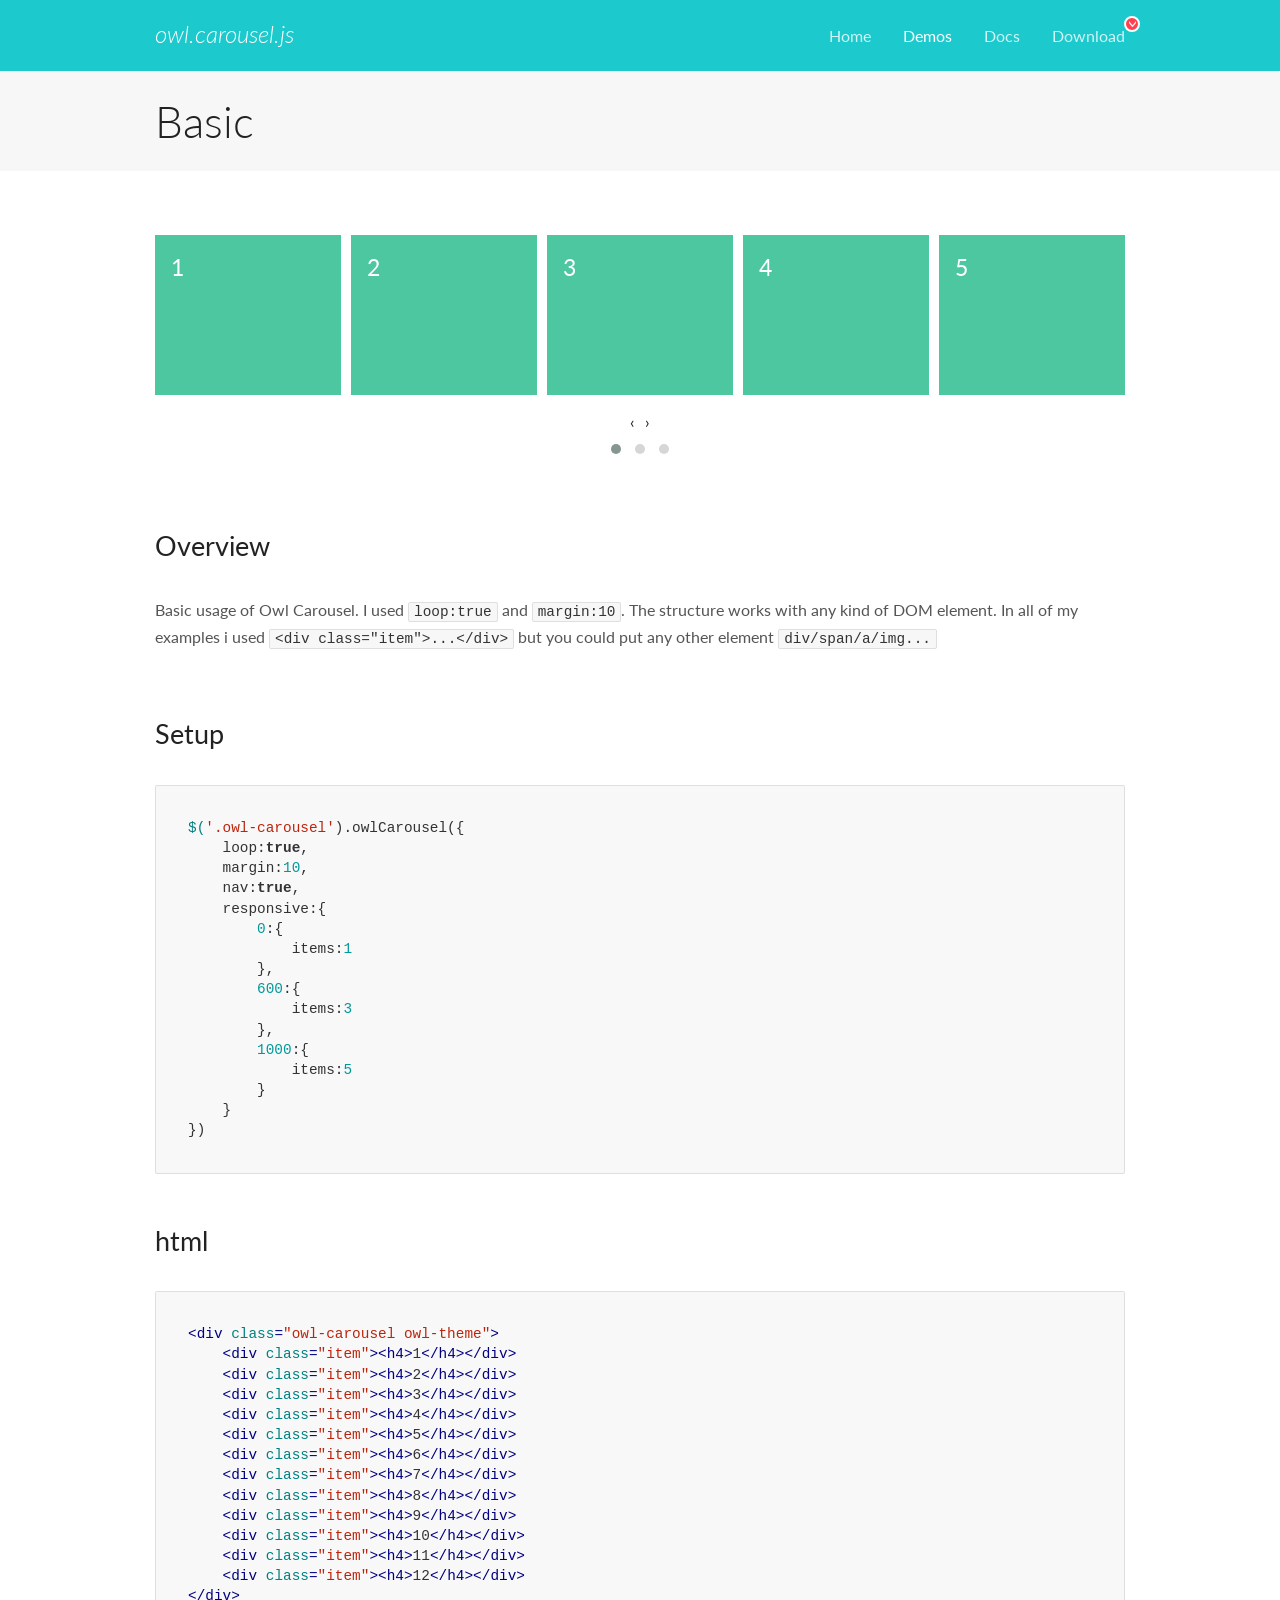
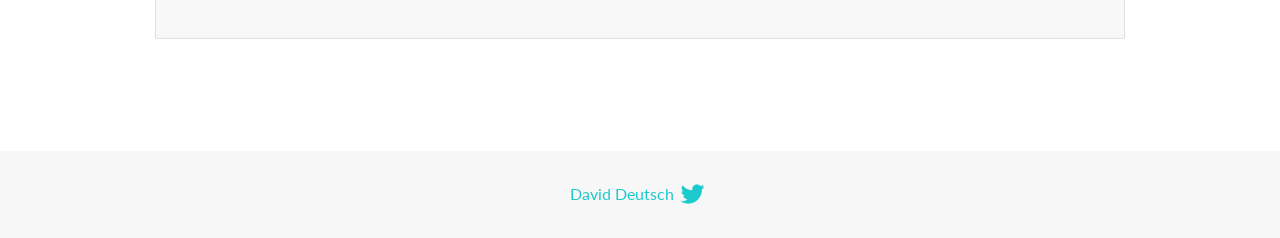
<file: Creacion-pag-web/OwlCarousel2-2.3.4/docs/demos/basic.html>
<!DOCTYPE html>
<html lang="en">
  <head>

    <!-- head -->
    <meta charset="utf-8">
    <meta name="msapplication-tap-highlight" content="no" />
    <meta name="viewport" content="width=device-width, initial-scale=1.0" />
    <meta name="description" content="Basic usage demo">
    <meta name="author" content="David Deutsch">
    <title>
      Basic Demo | Owl Carousel | 2.3.4
    </title>

    <!-- Stylesheets -->
    <link href='https://fonts.googleapis.com/css?family=Lato:300,400,700,400italic,300italic' rel='stylesheet' type='text/css'>
    <link rel="stylesheet" href="../assets/css/docs.theme.min.css">

    <!-- Owl Stylesheets -->
    <link rel="stylesheet" href="../assets/owlcarousel/assets/owl.carousel.min.css">
    <link rel="stylesheet" href="../assets/owlcarousel/assets/owl.theme.default.min.css">

    <!-- HTML5 shim and Respond.js IE8 support of HTML5 elements and media queries -->

    <!--[if lt IE 9]>
      <script src="https://oss.maxcdn.com/libs/html5shiv/3.7.0/html5shiv.js"></script>
      <script src="https://oss.maxcdn.com/libs/respond.js/1.3.0/respond.min.js"></script>
    <![endif]-->

    <!-- Favicons -->
    <link rel="apple-touch-icon-precomposed" sizes="144x144" href="../assets/ico/apple-touch-icon-144-precomposed.png">
    <link rel="shortcut icon" href="../assets/ico/favicon.png">
    <link rel="shortcut icon" href="favicon.ico">

    <!-- Yeah i know js should not be in header. Its required for demos.-->

    <!-- javascript -->
    <script src="../assets/vendors/jquery.min.js"></script>
    <script src="../assets/owlcarousel/owl.carousel.js"></script>
  </head>
  <body>

    <!-- header -->
    <header class="header">
      <div class="row">
        <div class="large-12 columns">
          <div class="brand left">
            <h3>
              <a href="/OwlCarousel2/">owl.carousel.js</a> 
            </h3>
          </div>
          <a id="toggle-nav" class="right">
            <span></span> <span></span> <span></span> 
          </a> 
          <div class="nav-bar">
            <ul class="clearfix">
              <li> <a href="/OwlCarousel2/index.html">Home</a>  </li>
              <li class="active">
                <a href="/OwlCarousel2/demos/demos.html">Demos</a> 
              </li>
              <li> <a href="/OwlCarousel2/docs/started-welcome.html">Docs</a>  </li>
              <li>
                <a href="https://github.com/OwlCarousel2/OwlCarousel2/archive/2.3.4.zip">Download</a> 
                <span class="download"></span> 
              </li>
            </ul>
          </div>
        </div>
      </div>
    </header>

    <!-- title -->
    <section class="title">
      <div class="row">
        <div class="large-12 columns">
          <h1>Basic</h1>
        </div>
      </div>
    </section>

    <!--  Demos -->
    <section id="demos">
      <div class="row">
        <div class="large-12 columns">
          <div class="owl-carousel owl-theme">
            <div class="item">
              <h4>1</h4>
            </div>
            <div class="item">
              <h4>2</h4>
            </div>
            <div class="item">
              <h4>3</h4>
            </div>
            <div class="item">
              <h4>4</h4>
            </div>
            <div class="item">
              <h4>5</h4>
            </div>
            <div class="item">
              <h4>6</h4>
            </div>
            <div class="item">
              <h4>7</h4>
            </div>
            <div class="item">
              <h4>8</h4>
            </div>
            <div class="item">
              <h4>9</h4>
            </div>
            <div class="item">
              <h4>10</h4>
            </div>
            <div class="item">
              <h4>11</h4>
            </div>
            <div class="item">
              <h4>12</h4>
            </div>
          </div>
          <h3 id="overview">Overview</h3>
          <p>Basic usage of Owl Carousel. I used <code>loop:true</code> and <code>margin:10</code>. The structure works with any kind of DOM element. In all of my examples i used <code>&lt;div class=&quot;item&quot;&gt;...&lt;/div&gt;</code> but you could
            put any other element <code>div/span/a/img...</code></p>
          <h3 id="setup">Setup</h3>
          <pre><code>$(&#39;.owl-carousel&#39;).owlCarousel({
    loop:true,
    margin:10,
    nav:true,
    responsive:{
        0:{
            items:1
        },
        600:{
            items:3
        },
        1000:{
            items:5
        }
    }
})</code></pre>
          <h3 id="html">html</h3>
          <pre><code>&lt;div class=&quot;owl-carousel owl-theme&quot;&gt;
    &lt;div class=&quot;item&quot;&gt;&lt;h4&gt;1&lt;/h4&gt;&lt;/div&gt;
    &lt;div class=&quot;item&quot;&gt;&lt;h4&gt;2&lt;/h4&gt;&lt;/div&gt;
    &lt;div class=&quot;item&quot;&gt;&lt;h4&gt;3&lt;/h4&gt;&lt;/div&gt;
    &lt;div class=&quot;item&quot;&gt;&lt;h4&gt;4&lt;/h4&gt;&lt;/div&gt;
    &lt;div class=&quot;item&quot;&gt;&lt;h4&gt;5&lt;/h4&gt;&lt;/div&gt;
    &lt;div class=&quot;item&quot;&gt;&lt;h4&gt;6&lt;/h4&gt;&lt;/div&gt;
    &lt;div class=&quot;item&quot;&gt;&lt;h4&gt;7&lt;/h4&gt;&lt;/div&gt;
    &lt;div class=&quot;item&quot;&gt;&lt;h4&gt;8&lt;/h4&gt;&lt;/div&gt;
    &lt;div class=&quot;item&quot;&gt;&lt;h4&gt;9&lt;/h4&gt;&lt;/div&gt;
    &lt;div class=&quot;item&quot;&gt;&lt;h4&gt;10&lt;/h4&gt;&lt;/div&gt;
    &lt;div class=&quot;item&quot;&gt;&lt;h4&gt;11&lt;/h4&gt;&lt;/div&gt;
    &lt;div class=&quot;item&quot;&gt;&lt;h4&gt;12&lt;/h4&gt;&lt;/div&gt;
&lt;/div&gt;</code></pre>
          <script>
            $(document).ready(function() {
              var owl = $('.owl-carousel');
              owl.owlCarousel({
                margin: 10,
                nav: true,
                loop: true,
                responsive: {
                  0: {
                    items: 1
                  },
                  600: {
                    items: 3
                  },
                  1000: {
                    items: 5
                  }
                }
              })
            })
          </script>
        </div>
      </div>
    </section>

    <!-- footer -->
    <footer class="footer">
      <div class="row">
        <div class="large-12 columns">
          <h5>
            <a href="/OwlCarousel2/docs/support-contact.html">David Deutsch</a> 
            <a id="custom-tweet-button" href="https://twitter.com/share?url=https://github.com/OwlCarousel2/OwlCarousel2&text=Owl Carousel - This is so awesome! " target="_blank"></a> 
          </h5>
        </div>
      </div>
    </footer>

    <!-- vendors -->
    <script src="../assets/vendors/highlight.js"></script>
    <script src="../assets/js/app.js"></script>
  </body>
</html>
</file>
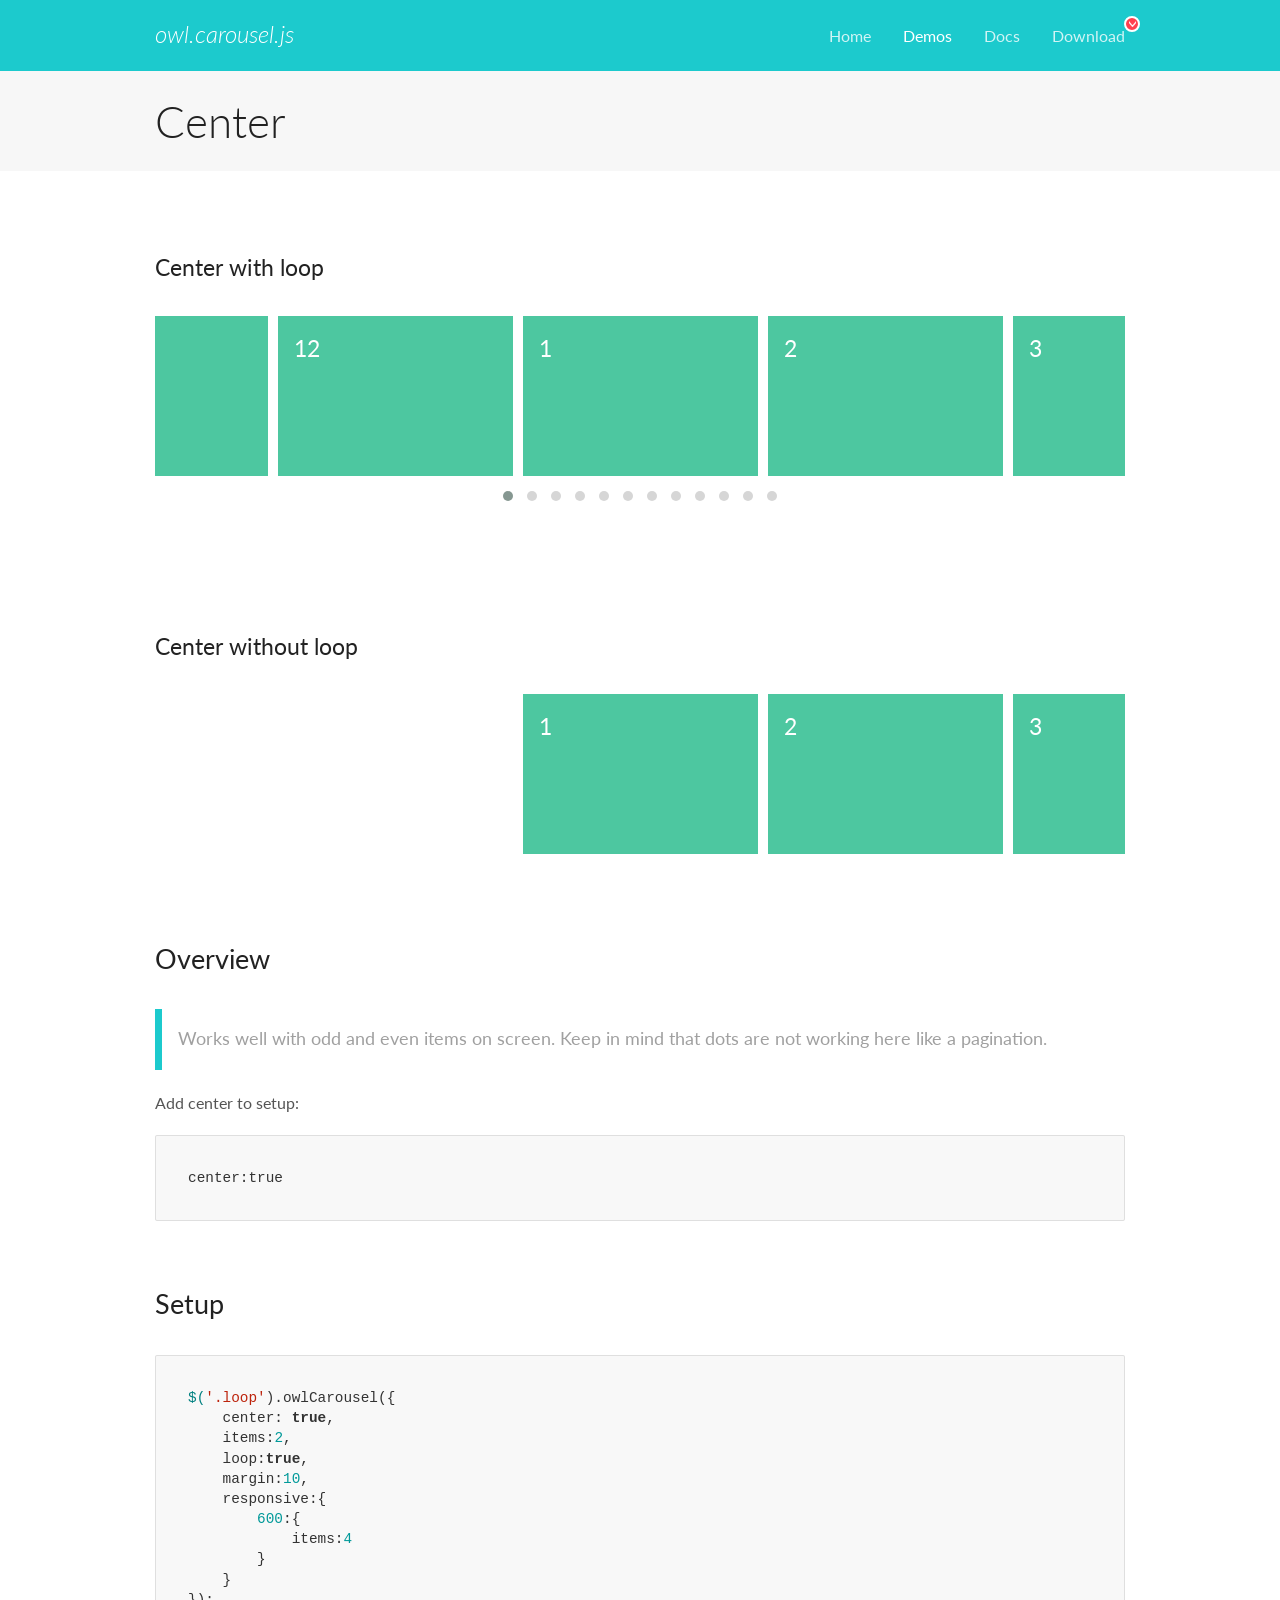
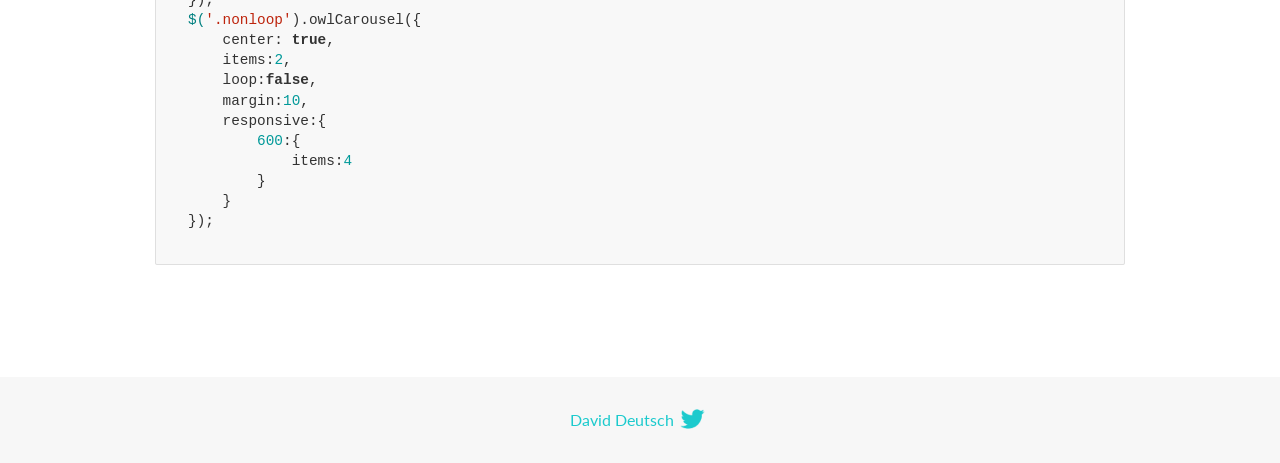
<file: Creacion-pag-web/OwlCarousel2-2.3.4/docs/demos/center.html>
<!DOCTYPE html>
<html lang="en">
  <head>

    <!-- head -->
    <meta charset="utf-8">
    <meta name="msapplication-tap-highlight" content="no" />
    <meta name="viewport" content="width=device-width, initial-scale=1.0" />
    <meta name="description" content="Center carousel">
    <meta name="author" content="David Deutsch">
    <title>
      Center Demo | Owl Carousel | 2.3.4
    </title>

    <!-- Stylesheets -->
    <link href='https://fonts.googleapis.com/css?family=Lato:300,400,700,400italic,300italic' rel='stylesheet' type='text/css'>
    <link rel="stylesheet" href="../assets/css/docs.theme.min.css">

    <!-- Owl Stylesheets -->
    <link rel="stylesheet" href="../assets/owlcarousel/assets/owl.carousel.min.css">
    <link rel="stylesheet" href="../assets/owlcarousel/assets/owl.theme.default.min.css">

    <!-- HTML5 shim and Respond.js IE8 support of HTML5 elements and media queries -->

    <!--[if lt IE 9]>
      <script src="https://oss.maxcdn.com/libs/html5shiv/3.7.0/html5shiv.js"></script>
      <script src="https://oss.maxcdn.com/libs/respond.js/1.3.0/respond.min.js"></script>
    <![endif]-->

    <!-- Favicons -->
    <link rel="apple-touch-icon-precomposed" sizes="144x144" href="../assets/ico/apple-touch-icon-144-precomposed.png">
    <link rel="shortcut icon" href="../assets/ico/favicon.png">
    <link rel="shortcut icon" href="favicon.ico">

    <!-- Yeah i know js should not be in header. Its required for demos.-->

    <!-- javascript -->
    <script src="../assets/vendors/jquery.min.js"></script>
    <script src="../assets/owlcarousel/owl.carousel.js"></script>
  </head>
  <body>

    <!-- header -->
    <header class="header">
      <div class="row">
        <div class="large-12 columns">
          <div class="brand left">
            <h3>
              <a href="/OwlCarousel2/">owl.carousel.js</a> 
            </h3>
          </div>
          <a id="toggle-nav" class="right">
            <span></span> <span></span> <span></span> 
          </a> 
          <div class="nav-bar">
            <ul class="clearfix">
              <li> <a href="/OwlCarousel2/index.html">Home</a>  </li>
              <li class="active">
                <a href="/OwlCarousel2/demos/demos.html">Demos</a> 
              </li>
              <li> <a href="/OwlCarousel2/docs/started-welcome.html">Docs</a>  </li>
              <li>
                <a href="https://github.com/OwlCarousel2/OwlCarousel2/archive/2.3.4.zip">Download</a> 
                <span class="download"></span> 
              </li>
            </ul>
          </div>
        </div>
      </div>
    </header>

    <!-- title -->
    <section class="title">
      <div class="row">
        <div class="large-12 columns">
          <h1>Center</h1>
        </div>
      </div>
    </section>

    <!--  Demos -->
    <section id="demos">
      <div class="row">
        <div class="large-12 columns">
          <h4 id="center-with-loop">Center with loop</h4>
          <div class="loop owl-carousel owl-theme">
            <div class="item">
              <h4>1</h4>
            </div>
            <div class="item">
              <h4>2</h4>
            </div>
            <div class="item">
              <h4>3</h4>
            </div>
            <div class="item">
              <h4>4</h4>
            </div>
            <div class="item">
              <h4>5</h4>
            </div>
            <div class="item">
              <h4>6</h4>
            </div>
            <div class="item">
              <h4>7</h4>
            </div>
            <div class="item">
              <h4>8</h4>
            </div>
            <div class="item">
              <h4>9</h4>
            </div>
            <div class="item">
              <h4>10</h4>
            </div>
            <div class="item">
              <h4>11</h4>
            </div>
            <div class="item">
              <h4>12</h4>
            </div>
          </div>
          <br>
          <h4 id="center-without-loop">Center without loop</h4>
          <div class="nonloop owl-carousel">
            <div class="item">
              <h4>1</h4>
            </div>
            <div class="item">
              <h4>2</h4>
            </div>
            <div class="item">
              <h4>3</h4>
            </div>
            <div class="item">
              <h4>4</h4>
            </div>
            <div class="item">
              <h4>5</h4>
            </div>
            <div class="item">
              <h4>6</h4>
            </div>
            <div class="item">
              <h4>7</h4>
            </div>
            <div class="item">
              <h4>8</h4>
            </div>
            <div class="item">
              <h4>9</h4>
            </div>
            <div class="item">
              <h4>10</h4>
            </div>
            <div class="item">
              <h4>11</h4>
            </div>
            <div class="item">
              <h4>12</h4>
            </div>
          </div>
          <h3 id="overview">Overview</h3>
          <blockquote>
            <p>Works well with odd and even items on screen. Keep in mind that dots are not working here like a pagination.</p>
          </blockquote>
          <p>Add center to setup:</p>
          <pre><code>center:true</code></pre>
          <h3 id="setup">Setup</h3>
          <pre><code>$(&#39;.loop&#39;).owlCarousel({
    center: true,
    items:2,
    loop:true,
    margin:10,
    responsive:{
        600:{
            items:4
        }
    }
});
$(&#39;.nonloop&#39;).owlCarousel({
    center: true,
    items:2,
    loop:false,
    margin:10,
    responsive:{
        600:{
            items:4
        }
    }
});</code></pre>
          <script>
            jQuery(document).ready(function($) {
              $('.loop').owlCarousel({
                center: true,
                items: 2,
                loop: true,
                margin: 10,
                responsive: {
                  600: {
                    items: 4
                  }
                }
              });
              $('.nonloop').owlCarousel({
                center: true,
                items: 2,
                loop: false,
                margin: 10,
                responsive: {
                  600: {
                    items: 4
                  }
                }
              });
            });
          </script>
        </div>
      </div>
    </section>

    <!-- footer -->
    <footer class="footer">
      <div class="row">
        <div class="large-12 columns">
          <h5>
            <a href="/OwlCarousel2/docs/support-contact.html">David Deutsch</a> 
            <a id="custom-tweet-button" href="https://twitter.com/share?url=https://github.com/OwlCarousel2/OwlCarousel2&text=Owl Carousel - This is so awesome! " target="_blank"></a> 
          </h5>
        </div>
      </div>
    </footer>

    <!-- vendors -->
    <script src="../assets/vendors/highlight.js"></script>
    <script src="../assets/js/app.js"></script>
  </body>
</html>
</file>
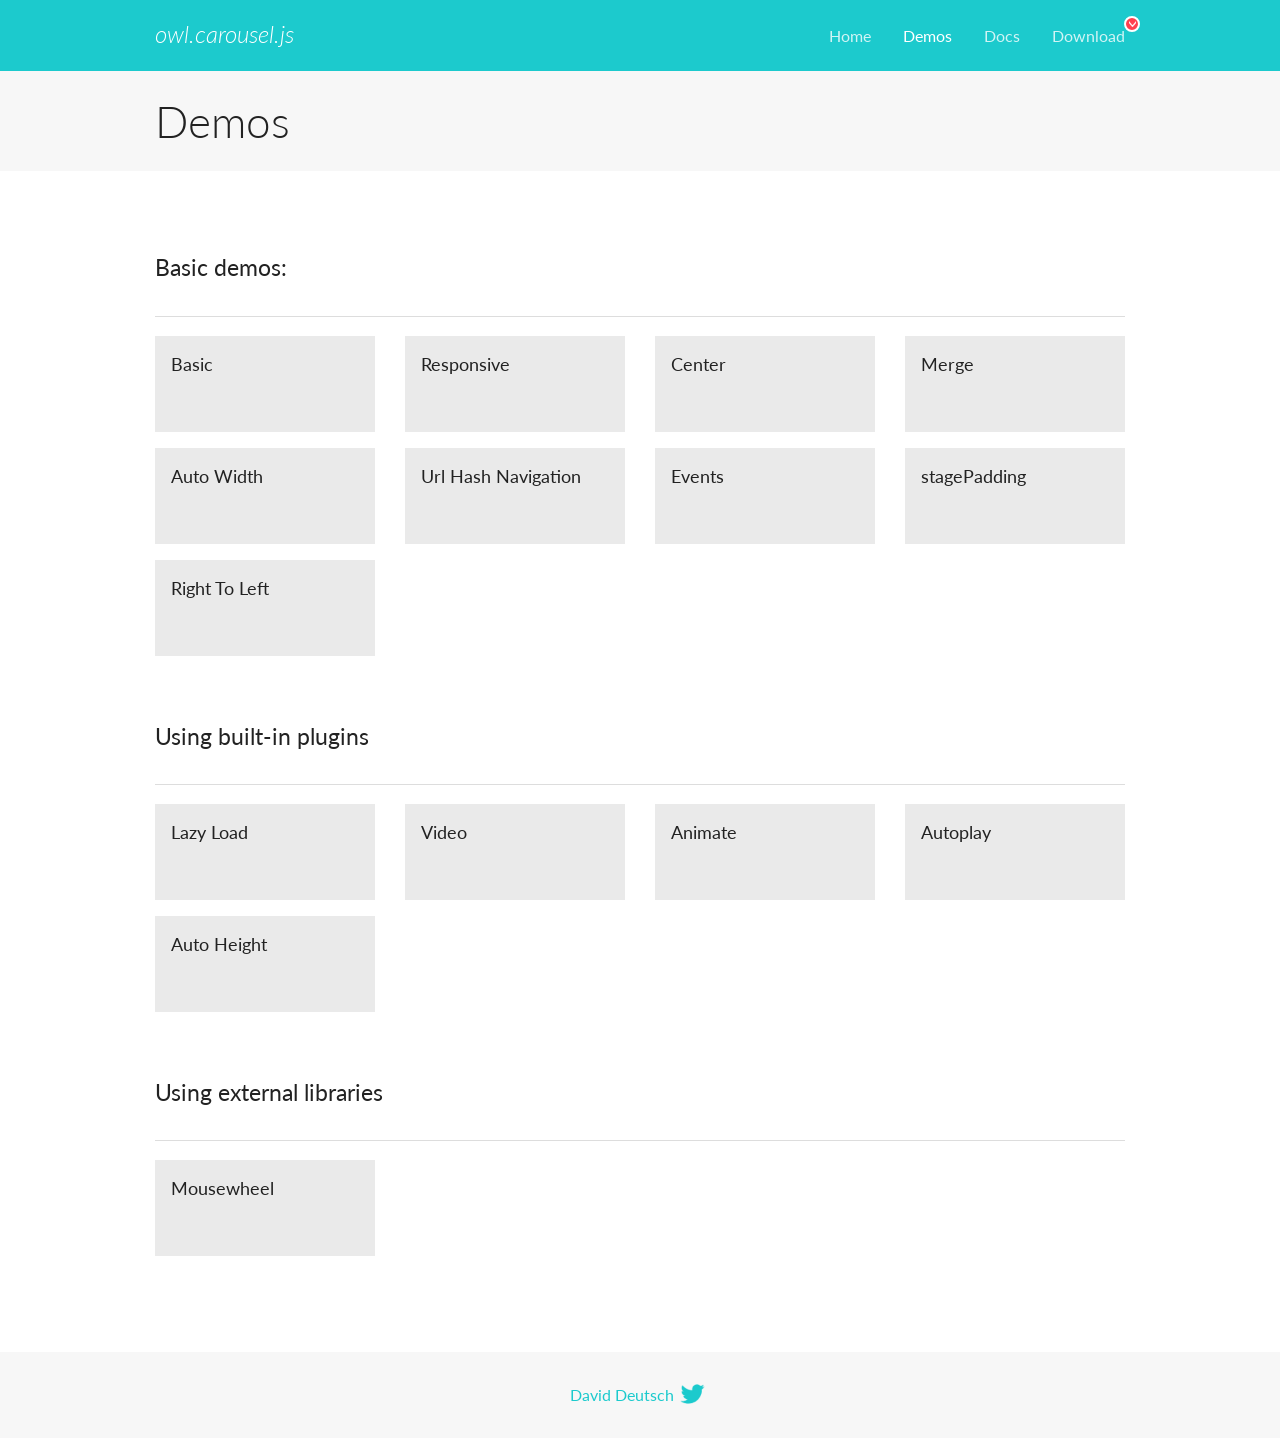
<file: Creacion-pag-web/OwlCarousel2-2.3.4/docs/demos/demos.html>
<!DOCTYPE html>
<html lang="en">
  <head>

    <!-- head -->
    <meta charset="utf-8">
    <meta name="msapplication-tap-highlight" content="no" />
    <meta name="viewport" content="width=device-width, initial-scale=1.0" />
    <meta name="description" content="A list of Owl Carousel examples.">
    <meta name="author" content="David Deutsch">
    <title>
      Demos | Owl Carousel | 2.3.4
    </title>

    <!-- Stylesheets -->
    <link href='https://fonts.googleapis.com/css?family=Lato:300,400,700,400italic,300italic' rel='stylesheet' type='text/css'>
    <link rel="stylesheet" href="../assets/css/docs.theme.min.css">

    <!-- Owl Stylesheets -->
    <link rel="stylesheet" href="../assets/owlcarousel/assets/owl.carousel.min.css">
    <link rel="stylesheet" href="../assets/owlcarousel/assets/owl.theme.default.min.css">

    <!-- HTML5 shim and Respond.js IE8 support of HTML5 elements and media queries -->

    <!--[if lt IE 9]>
      <script src="https://oss.maxcdn.com/libs/html5shiv/3.7.0/html5shiv.js"></script>
      <script src="https://oss.maxcdn.com/libs/respond.js/1.3.0/respond.min.js"></script>
    <![endif]-->

    <!-- Favicons -->
    <link rel="apple-touch-icon-precomposed" sizes="144x144" href="../assets/ico/apple-touch-icon-144-precomposed.png">
    <link rel="shortcut icon" href="../assets/ico/favicon.png">
    <link rel="shortcut icon" href="favicon.ico">

    <!-- Yeah i know js should not be in header. Its required for demos.-->

    <!-- javascript -->
    <script src="../assets/vendors/jquery.min.js"></script>
    <script src="../assets/owlcarousel/owl.carousel.js"></script>
  </head>
  <body>

    <!-- header -->
    <header class="header">
      <div class="row">
        <div class="large-12 columns">
          <div class="brand left">
            <h3>
              <a href="/OwlCarousel2/">owl.carousel.js</a> 
            </h3>
          </div>
          <a id="toggle-nav" class="right">
            <span></span> <span></span> <span></span> 
          </a> 
          <div class="nav-bar">
            <ul class="clearfix">
              <li> <a href="/OwlCarousel2/index.html">Home</a>  </li>
              <li class="active">
                <a href="/OwlCarousel2/demos/demos.html">Demos</a> 
              </li>
              <li> <a href="/OwlCarousel2/docs/started-welcome.html">Docs</a>  </li>
              <li>
                <a href="https://github.com/OwlCarousel2/OwlCarousel2/archive/2.3.4.zip">Download</a> 
                <span class="download"></span> 
              </li>
            </ul>
          </div>
        </div>
      </div>
    </header>

    <!-- title -->
    <section class="title">
      <div class="row">
        <div class="large-12 columns">
          <h1>Demos</h1>
        </div>
      </div>
    </section>

    <!--  Demos -->
    <section id="demos">
      <div class="row">
        <div class="large-12 columns">
          <h4 id="basic-demos-">Basic demos:</h4>
          <hr>
          <div class="demo-list">
            <div class="row">
              <div class="small-6 medium-4 large-3 columns">
                <a href="basic.html" class="demo-block">
                  <h5>Basic </h5>
                </a> 
              </div>
              <div class="small-6 medium-4 large-3 columns">
                <a href="responsive.html" class="demo-block">
                  <h5>Responsive </h5>
                </a> 
              </div>
              <div class="small-6 medium-4 large-3 columns">
                <a href="center.html" class="demo-block">
                  <h5>Center </h5>
                </a> 
              </div>
              <div class="small-6 medium-4 large-3 columns">
                <a href="merge.html" class="demo-block">
                  <h5>Merge </h5>
                </a> 
              </div>
              <div class="small-6 medium-4 large-3 columns">
                <a href="autowidth.html" class="demo-block">
                  <h5>Auto Width </h5>
                </a> 
              </div>
              <div class="small-6 medium-4 large-3 columns">
                <a href="urlhashnav.html" class="demo-block">
                  <h5>Url Hash Navigation </h5>
                </a> 
              </div>
              <div class="small-6 medium-4 large-3 columns">
                <a href="events.html" class="demo-block">
                  <h5>Events </h5>
                </a> 
              </div>
              <div class="small-6 medium-4 large-3 columns">
                <a href="stagepadding.html" class="demo-block">
                  <h5>stagePadding </h5>
                </a> 
              </div>
              <div class="small-6 medium-4 large-3 columns">
                <a href="rtl.html" class="demo-block">
                  <h5>Right To Left </h5>
                </a> 
              </div>
            </div>
          </div>
          <h4 id="using-built-in-plugins">Using built-in plugins</h4>
          <hr>
          <div class="demo-list">
            <div class="row">
              <div class="small-6 medium-4 large-3 columns">
                <a href="lazyLoad.html" class="demo-block">
                  <h5>Lazy Load </h5>
                </a> 
              </div>
              <div class="small-6 medium-4 large-3 columns">
                <a href="video.html" class="demo-block">
                  <h5>Video </h5>
                </a> 
              </div>
              <div class="small-6 medium-4 large-3 columns">
                <a href="animate.html" class="demo-block">
                  <h5>Animate </h5>
                </a> 
              </div>
              <div class="small-6 medium-4 large-3 columns">
                <a href="autoplay.html" class="demo-block">
                  <h5>Autoplay </h5>
                </a> 
              </div>
              <div class="small-6 medium-4 large-3 columns">
                <a href="autoheight.html" class="demo-block">
                  <h5>Auto Height </h5>
                </a> 
              </div>
            </div>
          </div>
          <h4 id="using-external-libraries">Using external libraries</h4>
          <hr>
          <div class="demo-list">
            <div class="row">
              <div class="small-6 medium-4 large-3 columns">
                <a href="mousewheel.html" class="demo-block">
                  <h5>Mousewheel </h5>
                </a> 
              </div>
            </div>
          </div>
        </div>
      </div>
    </section>

    <!-- footer -->
    <footer class="footer">
      <div class="row">
        <div class="large-12 columns">
          <h5>
            <a href="/OwlCarousel2/docs/support-contact.html">David Deutsch</a> 
            <a id="custom-tweet-button" href="https://twitter.com/share?url=https://github.com/OwlCarousel2/OwlCarousel2&text=Owl Carousel - This is so awesome! " target="_blank"></a> 
          </h5>
        </div>
      </div>
    </footer>

    <!-- vendors -->
    <script src="../assets/vendors/highlight.js"></script>
    <script src="../assets/js/app.js"></script>
  </body>
</html>
</file>
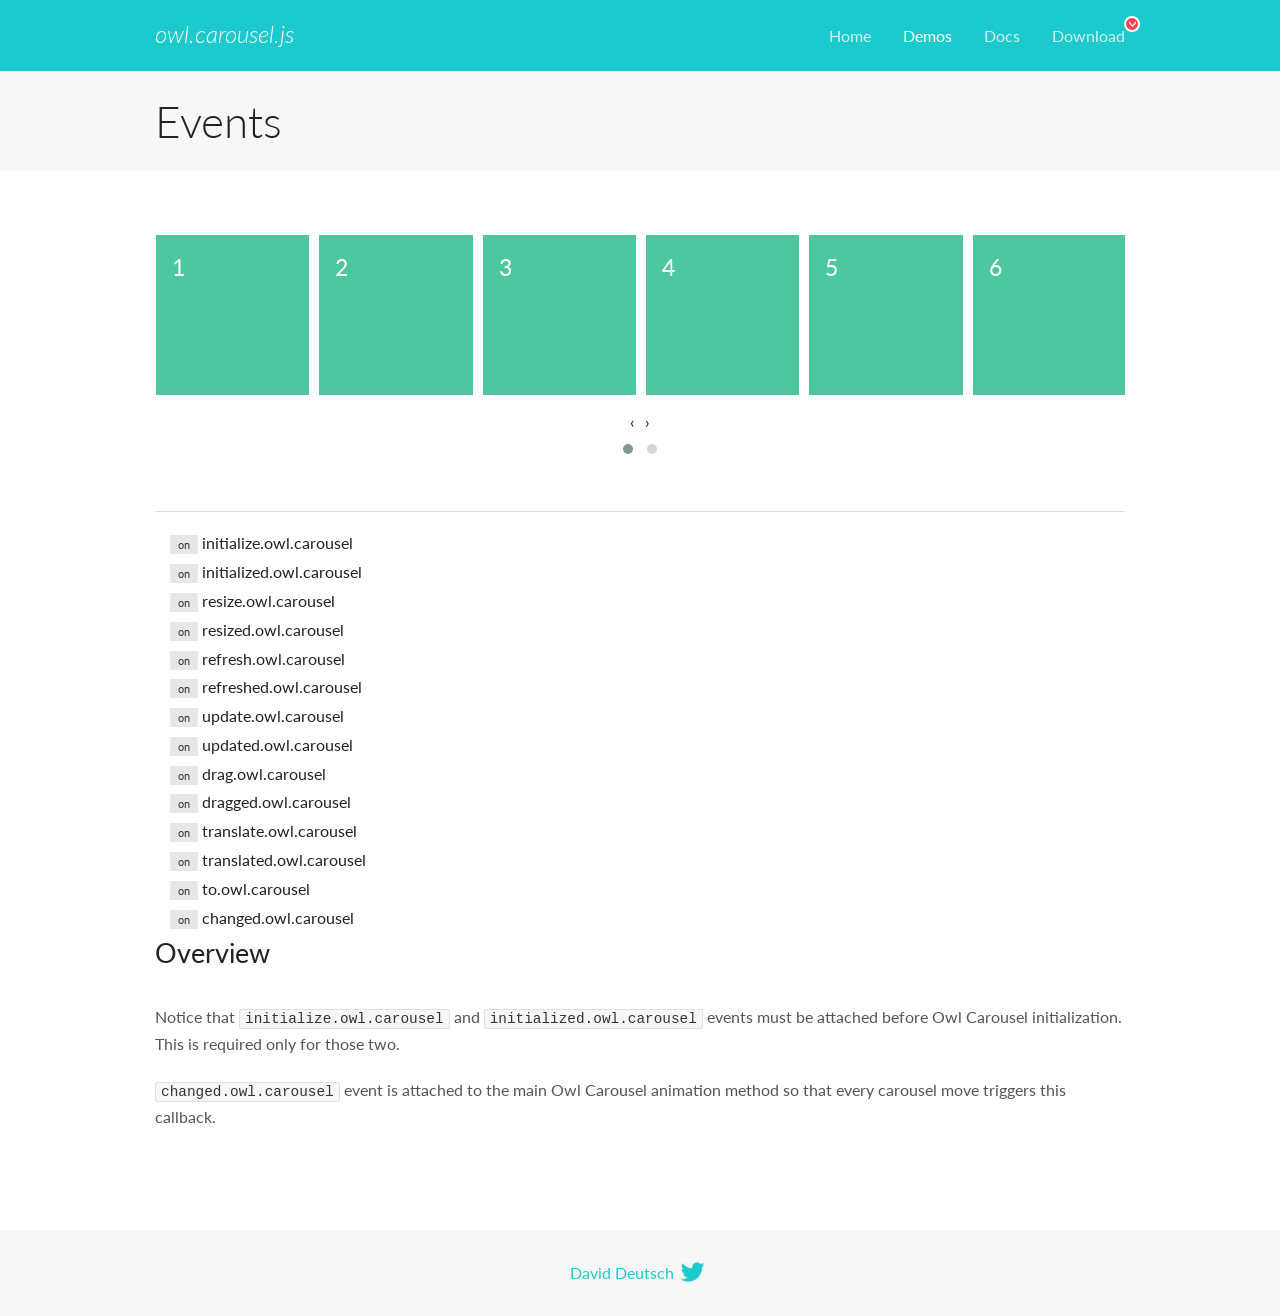
<file: Creacion-pag-web/OwlCarousel2-2.3.4/docs/demos/events.html>
<!DOCTYPE html>
<html lang="en">
  <head>

    <!-- head -->
    <meta charset="utf-8">
    <meta name="msapplication-tap-highlight" content="no" />
    <meta name="viewport" content="width=device-width, initial-scale=1.0" />
    <meta name="description" content="Events usage demo">
    <meta name="author" content="David Deutsch">
    <title>
      Events Demo | Owl Carousel | 2.3.4
    </title>

    <!-- Stylesheets -->
    <link href='https://fonts.googleapis.com/css?family=Lato:300,400,700,400italic,300italic' rel='stylesheet' type='text/css'>
    <link rel="stylesheet" href="../assets/css/docs.theme.min.css">

    <!-- Owl Stylesheets -->
    <link rel="stylesheet" href="../assets/owlcarousel/assets/owl.carousel.min.css">
    <link rel="stylesheet" href="../assets/owlcarousel/assets/owl.theme.default.min.css">

    <!-- HTML5 shim and Respond.js IE8 support of HTML5 elements and media queries -->

    <!--[if lt IE 9]>
      <script src="https://oss.maxcdn.com/libs/html5shiv/3.7.0/html5shiv.js"></script>
      <script src="https://oss.maxcdn.com/libs/respond.js/1.3.0/respond.min.js"></script>
    <![endif]-->

    <!-- Favicons -->
    <link rel="apple-touch-icon-precomposed" sizes="144x144" href="../assets/ico/apple-touch-icon-144-precomposed.png">
    <link rel="shortcut icon" href="../assets/ico/favicon.png">
    <link rel="shortcut icon" href="favicon.ico">

    <!-- Yeah i know js should not be in header. Its required for demos.-->

    <!-- javascript -->
    <script src="../assets/vendors/jquery.min.js"></script>
    <script src="../assets/owlcarousel/owl.carousel.js"></script>
  </head>
  <body>

    <!-- header -->
    <header class="header">
      <div class="row">
        <div class="large-12 columns">
          <div class="brand left">
            <h3>
              <a href="/OwlCarousel2/">owl.carousel.js</a> 
            </h3>
          </div>
          <a id="toggle-nav" class="right">
            <span></span> <span></span> <span></span> 
          </a> 
          <div class="nav-bar">
            <ul class="clearfix">
              <li> <a href="/OwlCarousel2/index.html">Home</a>  </li>
              <li class="active">
                <a href="/OwlCarousel2/demos/demos.html">Demos</a> 
              </li>
              <li> <a href="/OwlCarousel2/docs/started-welcome.html">Docs</a>  </li>
              <li>
                <a href="https://github.com/OwlCarousel2/OwlCarousel2/archive/2.3.4.zip">Download</a> 
                <span class="download"></span> 
              </li>
            </ul>
          </div>
        </div>
      </div>
    </header>

    <!-- title -->
    <section class="title">
      <div class="row">
        <div class="large-12 columns">
          <h1>Events</h1>
        </div>
      </div>
    </section>

    <!--  Demos -->
    <section id="demos">
      <div class="row">
        <div class="large-12 columns">
          <div class="owl-carousel owl-theme">
            <div class="item">
              <h4>1</h4>
            </div>
            <div class="item">
              <h4>2</h4>
            </div>
            <div class="item">
              <h4>3</h4>
            </div>
            <div class="item">
              <h4>4</h4>
            </div>
            <div class="item">
              <h4>5</h4>
            </div>
            <div class="item">
              <h4>6</h4>
            </div>
            <div class="item">
              <h4>7</h4>
            </div>
            <div class="item">
              <h4>8</h4>
            </div>
            <div class="item">
              <h4>9</h4>
            </div>
            <div class="item">
              <h4>10</h4>
            </div>
            <div class="item">
              <h4>11</h4>
            </div>
            <div class="item">
              <h4>12</h4>
            </div>
          </div>
          <hr>
          <div class="large-12 columns callbacks">
            <div><span class="label secondary initialize">on</span>  initialize.owl.carousel </div>
            <div><span class="label secondary initialized">on</span>  initialized.owl.carousel </div>
            <div><span class="label secondary resize">on</span>  resize.owl.carousel </div>
            <div><span class="label secondary resized">on</span>  resized.owl.carousel </div>
            <div><span class="label secondary refresh">on</span>  refresh.owl.carousel </div>
            <div><span class="label secondary refreshed">on</span>  refreshed.owl.carousel </div>
            <div><span class="label secondary update">on</span>  update.owl.carousel </div>
            <div><span class="label secondary updated">on</span>  updated.owl.carousel </div>
            <div><span class="label secondary drag">on</span>  drag.owl.carousel </div>
            <div><span class="label secondary dragged">on</span>  dragged.owl.carousel </div>
            <div><span class="label secondary translate">on</span>  translate.owl.carousel </div>
            <div><span class="label secondary translated">on</span>  translated.owl.carousel </div>
            <div><span class="label secondary to">on</span>  to.owl.carousel </div>
            <div><span class="label secondary changed">on</span>  changed.owl.carousel </div>
          </div>
          <h3 id="overview">Overview</h3>
          <p>Notice that <code>initialize.owl.carousel</code> and <code>initialized.owl.carousel</code> events must be attached before Owl Carousel initialization. This is required only for those two.</p>
          <p><code>changed.owl.carousel</code> event is attached to the main Owl Carousel animation method so that every carousel move triggers this callback.</p>
          <script>
            jQuery(document).ready(function($) {
              var owl = $('.owl-carousel');
              owl.on('initialize.owl.carousel initialized.owl.carousel ' +
                'initialize.owl.carousel initialize.owl.carousel ' +
                'resize.owl.carousel resized.owl.carousel ' +
                'refresh.owl.carousel refreshed.owl.carousel ' +
                'update.owl.carousel updated.owl.carousel ' +
                'drag.owl.carousel dragged.owl.carousel ' +
                'translate.owl.carousel translated.owl.carousel ' +
                'to.owl.carousel changed.owl.carousel',
                function(e) {
                  $('.' + e.type)
                    .removeClass('secondary')
                    .addClass('success');
                  window.setTimeout(function() {
                    $('.' + e.type)
                      .removeClass('success')
                      .addClass('secondary');
                  }, 500);
                });
              owl.owlCarousel({
                loop: true,
                nav: true,
                lazyLoad: true,
                margin: 10,
                video: true,
                responsive: {
                  0: {
                    items: 1
                  },
                  600: {
                    items: 3
                  },
                  960: {
                    items: 5,
                  },
                  1200: {
                    items: 6
                  }
                }
              });
            });
          </script>
        </div>
      </div>
    </section>

    <!-- footer -->
    <footer class="footer">
      <div class="row">
        <div class="large-12 columns">
          <h5>
            <a href="/OwlCarousel2/docs/support-contact.html">David Deutsch</a> 
            <a id="custom-tweet-button" href="https://twitter.com/share?url=https://github.com/OwlCarousel2/OwlCarousel2&text=Owl Carousel - This is so awesome! " target="_blank"></a> 
          </h5>
        </div>
      </div>
    </footer>

    <!-- vendors -->
    <script src="../assets/vendors/highlight.js"></script>
    <script src="../assets/js/app.js"></script>
  </body>
</html>
</file>
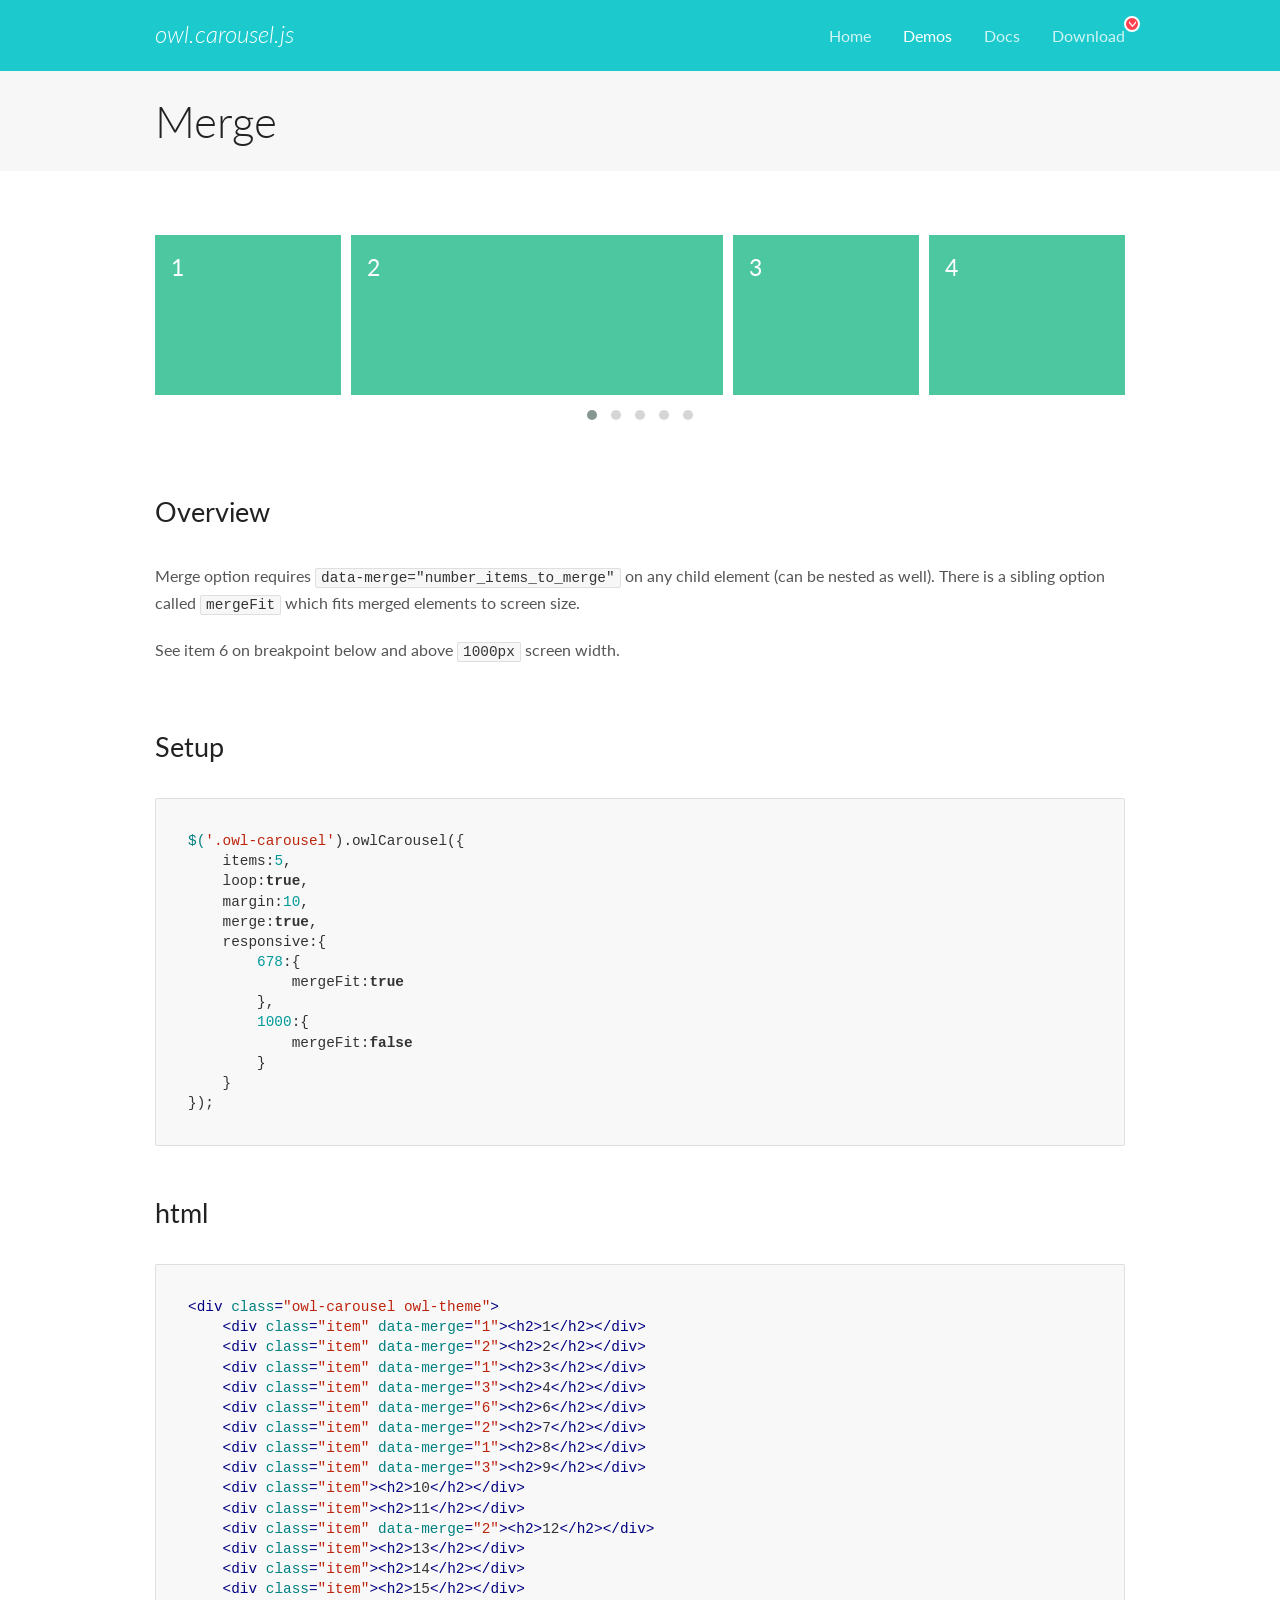
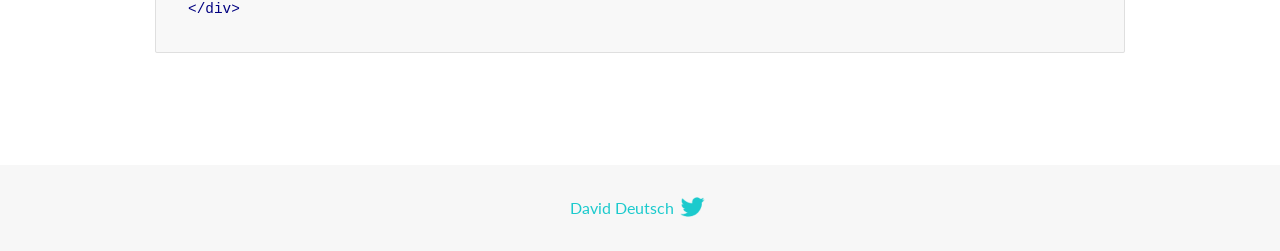
<file: Creacion-pag-web/OwlCarousel2-2.3.4/docs/demos/merge.html>
<!DOCTYPE html>
<html lang="en">
  <head>

    <!-- head -->
    <meta charset="utf-8">
    <meta name="msapplication-tap-highlight" content="no" />
    <meta name="viewport" content="width=device-width, initial-scale=1.0" />
    <meta name="description" content="Merge Items">
    <meta name="author" content="David Deutsch">
    <title>
      Merge Demo | Owl Carousel | 2.3.4
    </title>

    <!-- Stylesheets -->
    <link href='https://fonts.googleapis.com/css?family=Lato:300,400,700,400italic,300italic' rel='stylesheet' type='text/css'>
    <link rel="stylesheet" href="../assets/css/docs.theme.min.css">

    <!-- Owl Stylesheets -->
    <link rel="stylesheet" href="../assets/owlcarousel/assets/owl.carousel.min.css">
    <link rel="stylesheet" href="../assets/owlcarousel/assets/owl.theme.default.min.css">

    <!-- HTML5 shim and Respond.js IE8 support of HTML5 elements and media queries -->

    <!--[if lt IE 9]>
      <script src="https://oss.maxcdn.com/libs/html5shiv/3.7.0/html5shiv.js"></script>
      <script src="https://oss.maxcdn.com/libs/respond.js/1.3.0/respond.min.js"></script>
    <![endif]-->

    <!-- Favicons -->
    <link rel="apple-touch-icon-precomposed" sizes="144x144" href="../assets/ico/apple-touch-icon-144-precomposed.png">
    <link rel="shortcut icon" href="../assets/ico/favicon.png">
    <link rel="shortcut icon" href="favicon.ico">

    <!-- Yeah i know js should not be in header. Its required for demos.-->

    <!-- javascript -->
    <script src="../assets/vendors/jquery.min.js"></script>
    <script src="../assets/owlcarousel/owl.carousel.js"></script>
  </head>
  <body>

    <!-- header -->
    <header class="header">
      <div class="row">
        <div class="large-12 columns">
          <div class="brand left">
            <h3>
              <a href="/OwlCarousel2/">owl.carousel.js</a> 
            </h3>
          </div>
          <a id="toggle-nav" class="right">
            <span></span> <span></span> <span></span> 
          </a> 
          <div class="nav-bar">
            <ul class="clearfix">
              <li> <a href="/OwlCarousel2/index.html">Home</a>  </li>
              <li class="active">
                <a href="/OwlCarousel2/demos/demos.html">Demos</a> 
              </li>
              <li> <a href="/OwlCarousel2/docs/started-welcome.html">Docs</a>  </li>
              <li>
                <a href="https://github.com/OwlCarousel2/OwlCarousel2/archive/2.3.4.zip">Download</a> 
                <span class="download"></span> 
              </li>
            </ul>
          </div>
        </div>
      </div>
    </header>

    <!-- title -->
    <section class="title">
      <div class="row">
        <div class="large-12 columns">
          <h1>Merge</h1>
        </div>
      </div>
    </section>

    <!--  Demos -->
    <section id="demos">
      <div class="row">
        <div class="large-12 columns">
          <div class="owl-carousel owl-theme">
            <div class="item" data-merge="1">
              <h4>1</h4>
            </div>
            <div class="item" data-merge="2">
              <h4>2</h4>
            </div>
            <div class="item" data-merge="1">
              <h4>3</h4>
            </div>
            <div class="item" data-merge="3">
              <h4>4</h4>
            </div>
            <div class="item" data-merge="6">
              <h4>6</h4>
            </div>
            <div class="item" data-merge="2">
              <h4>7</h4>
            </div>
            <div class="item" data-merge="1">
              <h4>8</h4>
            </div>
            <div class="item" data-merge="3">
              <h4>9</h4>
            </div>
            <div class="item">
              <h4>10</h4>
            </div>
            <div class="item">
              <h4>11</h4>
            </div>
            <div class="item" data-merge="2">
              <h4>12</h4>
            </div>
            <div class="item">
              <h4>13</h4>
            </div>
            <div class="item">
              <h4>14</h4>
            </div>
            <div class="item">
              <h4>15</h4>
            </div>
          </div>
          <h3 id="overview">Overview</h3>
          <p>Merge option requires <code>data-merge=&quot;number_items_to_merge&quot;</code> on any child element (can be nested as well). There is a sibling option called <code>mergeFit</code> which fits merged elements to screen size. </p>
          <p>See item 6 on breakpoint below and above <code>1000px</code> screen width.</p>
          <h3 id="setup">Setup</h3>
          <pre><code>$(&#39;.owl-carousel&#39;).owlCarousel({
    items:5,
    loop:true,
    margin:10,
    merge:true,
    responsive:{
        678:{
            mergeFit:true
        },
        1000:{
            mergeFit:false
        }
    }
});</code></pre>
          <h3 id="html">html</h3>
          <pre><code>&lt;div class=&quot;owl-carousel owl-theme&quot;&gt;
    &lt;div class=&quot;item&quot; data-merge=&quot;1&quot;&gt;&lt;h2&gt;1&lt;/h2&gt;&lt;/div&gt;
    &lt;div class=&quot;item&quot; data-merge=&quot;2&quot;&gt;&lt;h2&gt;2&lt;/h2&gt;&lt;/div&gt;
    &lt;div class=&quot;item&quot; data-merge=&quot;1&quot;&gt;&lt;h2&gt;3&lt;/h2&gt;&lt;/div&gt;
    &lt;div class=&quot;item&quot; data-merge=&quot;3&quot;&gt;&lt;h2&gt;4&lt;/h2&gt;&lt;/div&gt;
    &lt;div class=&quot;item&quot; data-merge=&quot;6&quot;&gt;&lt;h2&gt;6&lt;/h2&gt;&lt;/div&gt;
    &lt;div class=&quot;item&quot; data-merge=&quot;2&quot;&gt;&lt;h2&gt;7&lt;/h2&gt;&lt;/div&gt;
    &lt;div class=&quot;item&quot; data-merge=&quot;1&quot;&gt;&lt;h2&gt;8&lt;/h2&gt;&lt;/div&gt;
    &lt;div class=&quot;item&quot; data-merge=&quot;3&quot;&gt;&lt;h2&gt;9&lt;/h2&gt;&lt;/div&gt;
    &lt;div class=&quot;item&quot;&gt;&lt;h2&gt;10&lt;/h2&gt;&lt;/div&gt;
    &lt;div class=&quot;item&quot;&gt;&lt;h2&gt;11&lt;/h2&gt;&lt;/div&gt;
    &lt;div class=&quot;item&quot; data-merge=&quot;2&quot;&gt;&lt;h2&gt;12&lt;/h2&gt;&lt;/div&gt;
    &lt;div class=&quot;item&quot;&gt;&lt;h2&gt;13&lt;/h2&gt;&lt;/div&gt;
    &lt;div class=&quot;item&quot;&gt;&lt;h2&gt;14&lt;/h2&gt;&lt;/div&gt;
    &lt;div class=&quot;item&quot;&gt;&lt;h2&gt;15&lt;/h2&gt;&lt;/div&gt;
&lt;/div&gt;</code></pre>
          <script>
            $(document).ready(function() {
              $('.owl-carousel').owlCarousel({
                items: 5,
                loop: true,
                margin: 10,
                merge: true,
                responsive: {
                  678: {
                    mergeFit: true
                  },
                  1000: {
                    mergeFit: false
                  }
                }
              });
            })
          </script>
        </div>
      </div>
    </section>

    <!-- footer -->
    <footer class="footer">
      <div class="row">
        <div class="large-12 columns">
          <h5>
            <a href="/OwlCarousel2/docs/support-contact.html">David Deutsch</a> 
            <a id="custom-tweet-button" href="https://twitter.com/share?url=https://github.com/OwlCarousel2/OwlCarousel2&text=Owl Carousel - This is so awesome! " target="_blank"></a> 
          </h5>
        </div>
      </div>
    </footer>

    <!-- vendors -->
    <script src="../assets/vendors/highlight.js"></script>
    <script src="../assets/js/app.js"></script>
  </body>
</html>
</file>
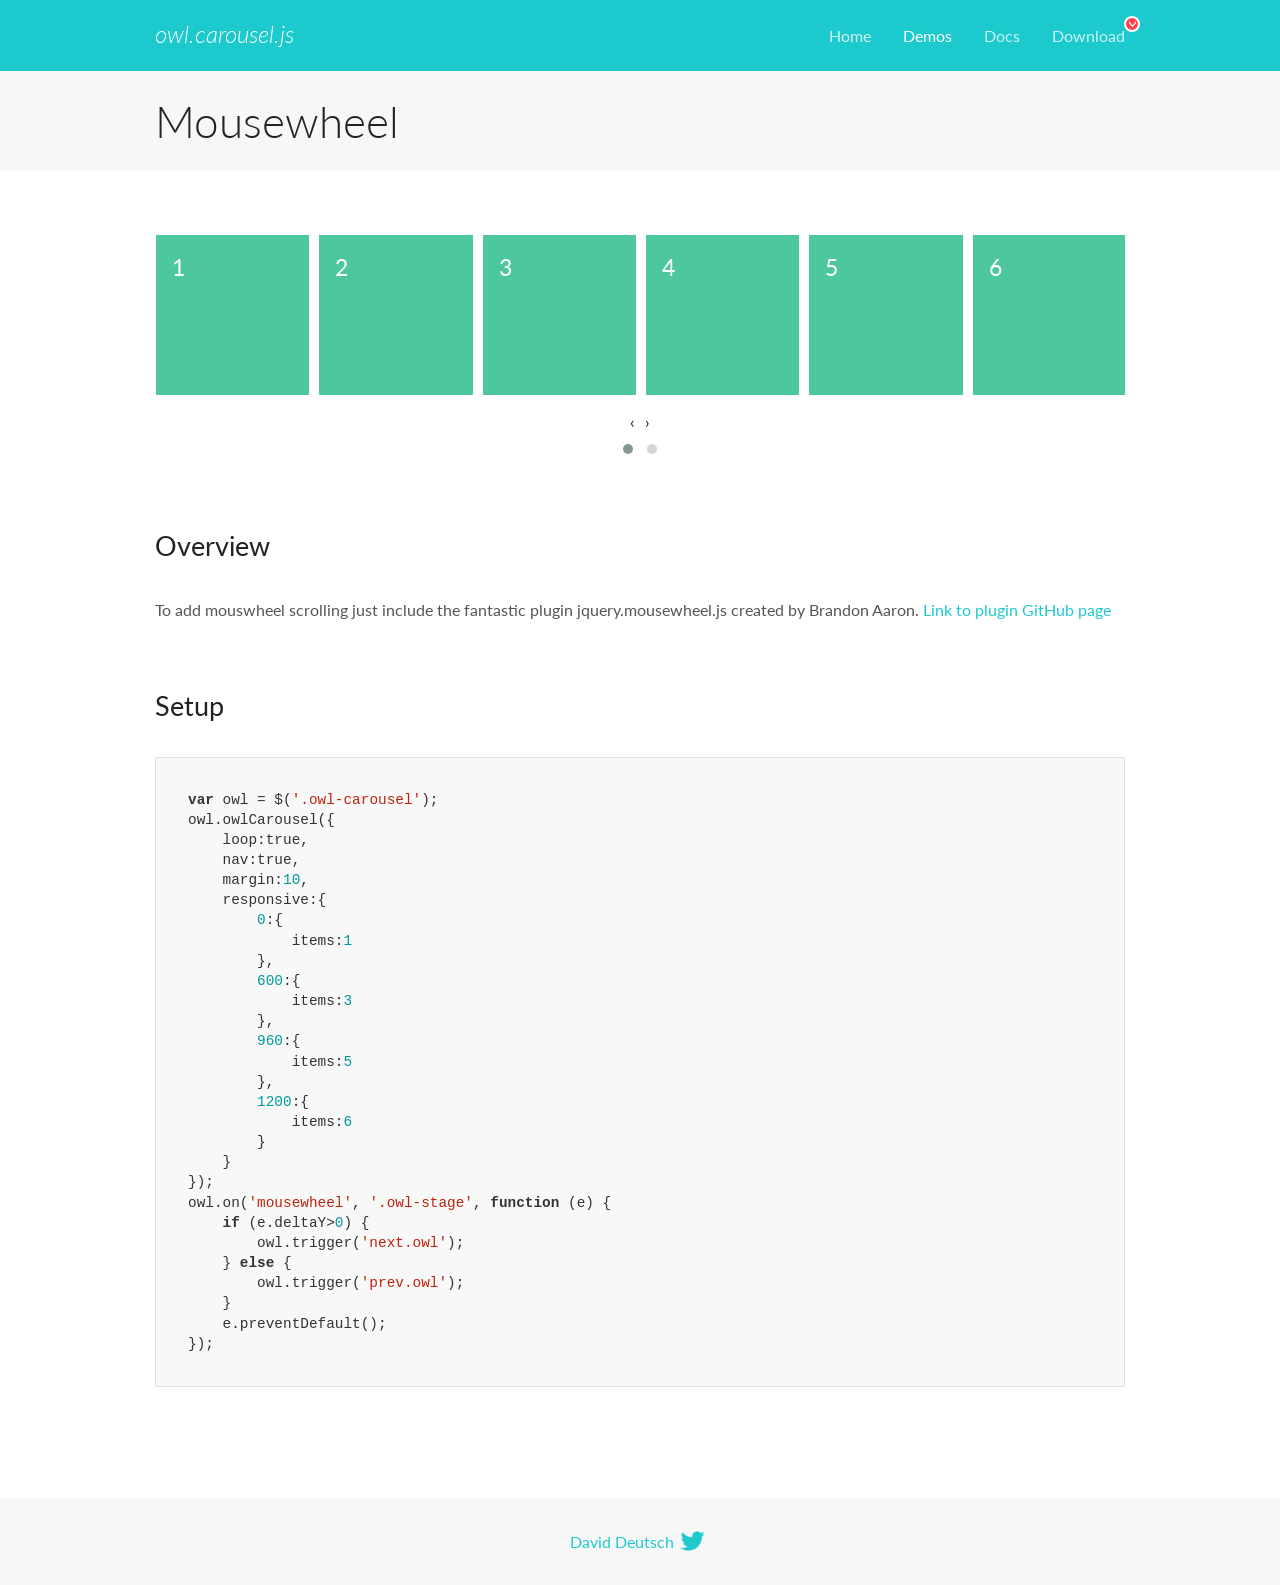
<file: Creacion-pag-web/OwlCarousel2-2.3.4/docs/demos/mousewheel.html>
<!DOCTYPE html>
<html lang="en">
  <head>

    <!-- head -->
    <meta charset="utf-8">
    <meta name="msapplication-tap-highlight" content="no" />
    <meta name="viewport" content="width=device-width, initial-scale=1.0" />
    <meta name="description" content="Mousewheel usage demo">
    <meta name="author" content="David Deutsch">
    <title>
      Mousewheel Demo | Owl Carousel | 2.3.4
    </title>

    <!-- Stylesheets -->
    <link href='https://fonts.googleapis.com/css?family=Lato:300,400,700,400italic,300italic' rel='stylesheet' type='text/css'>
    <link rel="stylesheet" href="../assets/css/docs.theme.min.css">

    <!-- Owl Stylesheets -->
    <link rel="stylesheet" href="../assets/owlcarousel/assets/owl.carousel.min.css">
    <link rel="stylesheet" href="../assets/owlcarousel/assets/owl.theme.default.min.css">

    <!-- HTML5 shim and Respond.js IE8 support of HTML5 elements and media queries -->

    <!--[if lt IE 9]>
      <script src="https://oss.maxcdn.com/libs/html5shiv/3.7.0/html5shiv.js"></script>
      <script src="https://oss.maxcdn.com/libs/respond.js/1.3.0/respond.min.js"></script>
    <![endif]-->

    <!-- Favicons -->
    <link rel="apple-touch-icon-precomposed" sizes="144x144" href="../assets/ico/apple-touch-icon-144-precomposed.png">
    <link rel="shortcut icon" href="../assets/ico/favicon.png">
    <link rel="shortcut icon" href="favicon.ico">

    <!-- Yeah i know js should not be in header. Its required for demos.-->

    <!-- javascript -->
    <script src="../assets/vendors/jquery.min.js"></script>
    <script src="../assets/owlcarousel/owl.carousel.js"></script>
  </head>
  <body>

    <!-- header -->
    <header class="header">
      <div class="row">
        <div class="large-12 columns">
          <div class="brand left">
            <h3>
              <a href="/OwlCarousel2/">owl.carousel.js</a> 
            </h3>
          </div>
          <a id="toggle-nav" class="right">
            <span></span> <span></span> <span></span> 
          </a> 
          <div class="nav-bar">
            <ul class="clearfix">
              <li> <a href="/OwlCarousel2/index.html">Home</a>  </li>
              <li class="active">
                <a href="/OwlCarousel2/demos/demos.html">Demos</a> 
              </li>
              <li> <a href="/OwlCarousel2/docs/started-welcome.html">Docs</a>  </li>
              <li>
                <a href="https://github.com/OwlCarousel2/OwlCarousel2/archive/2.3.4.zip">Download</a> 
                <span class="download"></span> 
              </li>
            </ul>
          </div>
        </div>
      </div>
    </header>

    <!-- title -->
    <section class="title">
      <div class="row">
        <div class="large-12 columns">
          <h1>Mousewheel</h1>
        </div>
      </div>
    </section>

    <!--  Demos -->
    <section id="demos">
      <div class="row">
        <div class="large-12 columns">
          <div class="owl-carousel owl-theme">
            <div class="item">
              <h4>1</h4>
            </div>
            <div class="item">
              <h4>2</h4>
            </div>
            <div class="item">
              <h4>3</h4>
            </div>
            <div class="item">
              <h4>4</h4>
            </div>
            <div class="item">
              <h4>5</h4>
            </div>
            <div class="item">
              <h4>6</h4>
            </div>
            <div class="item">
              <h4>7</h4>
            </div>
            <div class="item">
              <h4>8</h4>
            </div>
            <div class="item">
              <h4>9</h4>
            </div>
            <div class="item">
              <h4>10</h4>
            </div>
            <div class="item">
              <h4>11</h4>
            </div>
            <div class="item">
              <h4>12</h4>
            </div>
          </div>
          <h3 id="overview">Overview</h3>
          <p>To add mouswheel scrolling just include the fantastic plugin jquery.mousewheel.js created by Brandon Aaron.
            <a href="https://github.com/brandonaaron/jquery-mousewheel">Link to plugin GitHub page</a> 
          </p>
          <h3 id="setup">Setup</h3>
          <pre><code>var owl = $(&#39;.owl-carousel&#39;);
owl.owlCarousel({
    loop:true,
    nav:true,
    margin:10,
    responsive:{
        0:{
            items:1
        },
        600:{
            items:3
        },            
        960:{
            items:5
        },
        1200:{
            items:6
        }
    }
});
owl.on(&#39;mousewheel&#39;, &#39;.owl-stage&#39;, function (e) {
    if (e.deltaY&gt;0) {
        owl.trigger(&#39;next.owl&#39;);
    } else {
        owl.trigger(&#39;prev.owl&#39;);
    }
    e.preventDefault();
});</code></pre>
          <script src="../assets/vendors/jquery.mousewheel.min.js"></script>
          <script>
            $(document).ready(function() {
              var owl = $('.owl-carousel');
              owl.owlCarousel({
                loop: true,
                nav: true,
                margin: 10,
                responsive: {
                  0: {
                    items: 1
                  },
                  600: {
                    items: 3
                  },
                  960: {
                    items: 5
                  },
                  1200: {
                    items: 6
                  }
                }
              });
              owl.on('mousewheel', '.owl-stage', function(e) {
                if (e.deltaY > 0) {
                  owl.trigger('next.owl');
                } else {
                  owl.trigger('prev.owl');
                }
                e.preventDefault();
              });
            })
          </script>
        </div>
      </div>
    </section>

    <!-- footer -->
    <footer class="footer">
      <div class="row">
        <div class="large-12 columns">
          <h5>
            <a href="/OwlCarousel2/docs/support-contact.html">David Deutsch</a> 
            <a id="custom-tweet-button" href="https://twitter.com/share?url=https://github.com/OwlCarousel2/OwlCarousel2&text=Owl Carousel - This is so awesome! " target="_blank"></a> 
          </h5>
        </div>
      </div>
    </footer>

    <!-- vendors -->
    <script src="../assets/vendors/highlight.js"></script>
    <script src="../assets/js/app.js"></script>
  </body>
</html>
</file>
